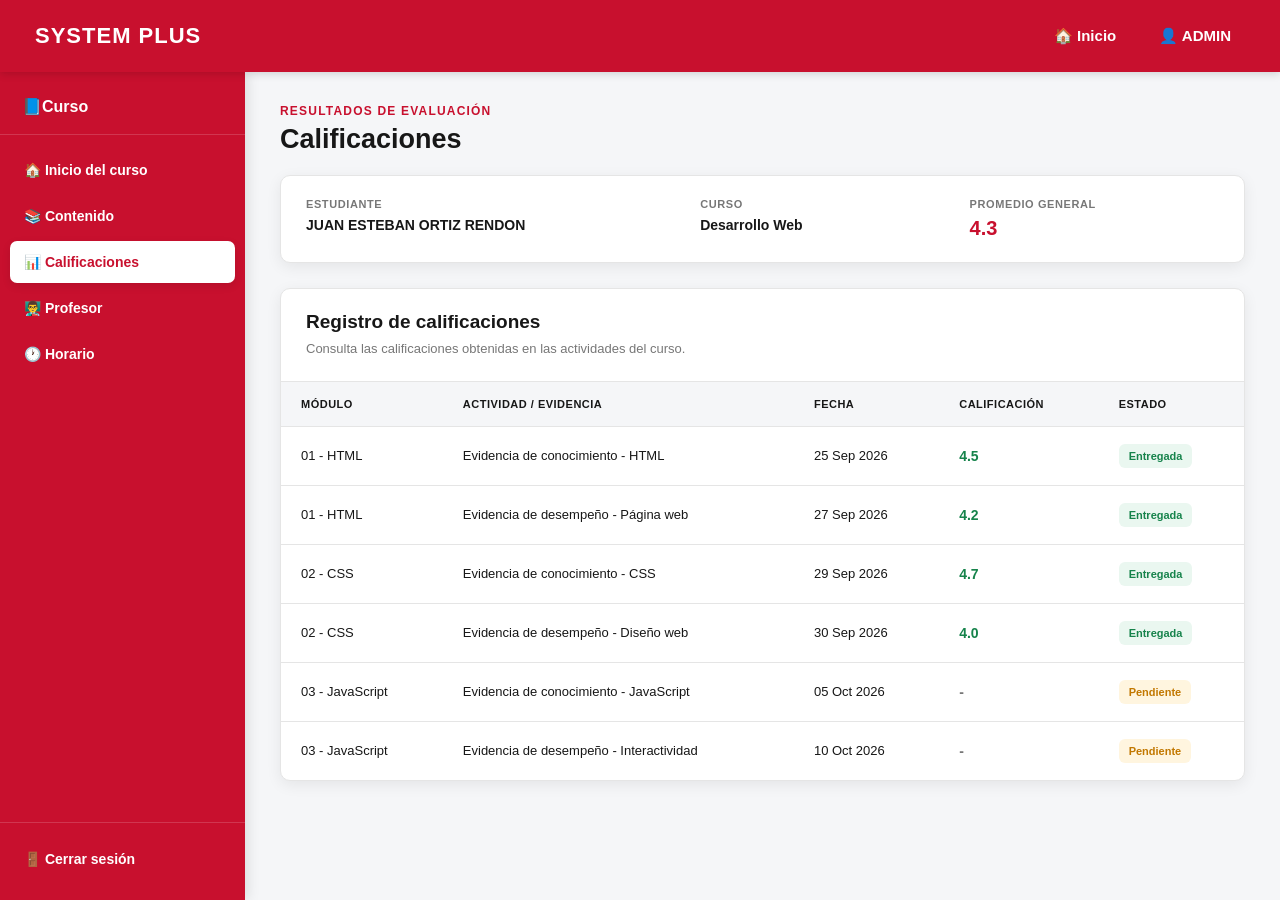
<file: System plus/HTML/calificaciones.html>
<!DOCTYPE html>
<html lang="es">
<head>
    <meta charset="UTF-8">
    <meta name="viewport" content="width=device-width, initial-scale=1.0">

    <title>System Plus | Calificaciones</title>

    <link rel="stylesheet" href="../CSS/calificaciones.css">
</head>

<body>

    <!-- =====================================================
         BARRA SUPERIOR
    ====================================================== -->

    <header class="topbar">

        <div class="brand">
            SYSTEM PLUS
        </div>

        <nav class="topbar-nav">

            <a href="dashboard.html" class="home-link">
                🏠 Inicio
            </a>

            <a href="perfil.html" class="user-name">
                👤 ADMIN
            </a>

        </nav>

    </header>


    <!-- =====================================================
         ESTRUCTURA
    ====================================================== -->

    <div class="layout">

        <!-- =================================================
             PANEL IZQUIERDO
        ================================================== -->

        <aside class="sidebar">

            <div class="sidebar-title">
                📘Curso
            </div>


            <nav class="sidebar-menu">

                <a href="curso.html">
                    🏠 Inicio del curso
                </a>

                <a href="contenido.html">
                    📚 Contenido
                </a>

                <a href="calificaciones.html" class="active">
                    📊 Calificaciones
                </a>

                <a href="profesor.html">
                    👨‍🏫 Profesor
                </a>

                <a href="horario.html">
                    🕐 Horario
                </a>

            </nav>


            <div class="sidebar-bottom">

                <a href="cerrar sesion.html" class="logout-button">
                    🚪 Cerrar sesión
                </a>

            </div>

        </aside>


        <!-- =================================================
             CONTENIDO
        ================================================== -->

        <main class="main-content">

            <section class="calificaciones-page">

                <!-- ENCABEZADO -->

                <div class="section-heading">

                    <span>
                        RESULTADOS DE EVALUACIÓN
                    </span>

                    <h2>
                        Calificaciones
                    </h2>

                </div>


                <!-- INFORMACIÓN DEL CURSO -->

                <div class="course-info">

                    <div class="info-item">

                        <span>
                            Estudiante
                        </span>

                        <strong>
                            JUAN ESTEBAN ORTIZ RENDON
                        </strong>

                    </div>


                    <div class="info-item">

                        <span>
                            Curso
                        </span>

                        <strong>
                            Desarrollo Web
                        </strong>

                    </div>


                    <div class="info-item">

                        <span>
                            Promedio general
                        </span>

                        <strong id="promedio-general">
                            0.0
                        </strong>

                    </div>

                </div>


                <!-- TABLA -->

                <div class="grades-container">

                    <div class="grades-header">

                        <h3>
                            Registro de calificaciones
                        </h3>

                        <p>
                            Consulta las calificaciones obtenidas en las actividades del curso.
                        </p>

                    </div>


                    <div class="table-wrapper">

                        <table class="grades-table">

                            <thead>

                                <tr>

                                    <th>
                                        Módulo
                                    </th>

                                    <th>
                                        Actividad / Evidencia
                                    </th>

                                    <th>
                                        Fecha
                                    </th>

                                    <th>
                                        Calificación
                                    </th>

                                    <th>
                                        Estado
                                    </th>

                                </tr>

                            </thead>


                            <tbody id="tabla-calificaciones">
                                <!-- JS -->
                            </tbody>

                        </table>

                    </div>

                </div>

            </section>

        </main>

    </div>


    <script src="../JS/calificaciones.js"></script>

</body>
</html>
</file>
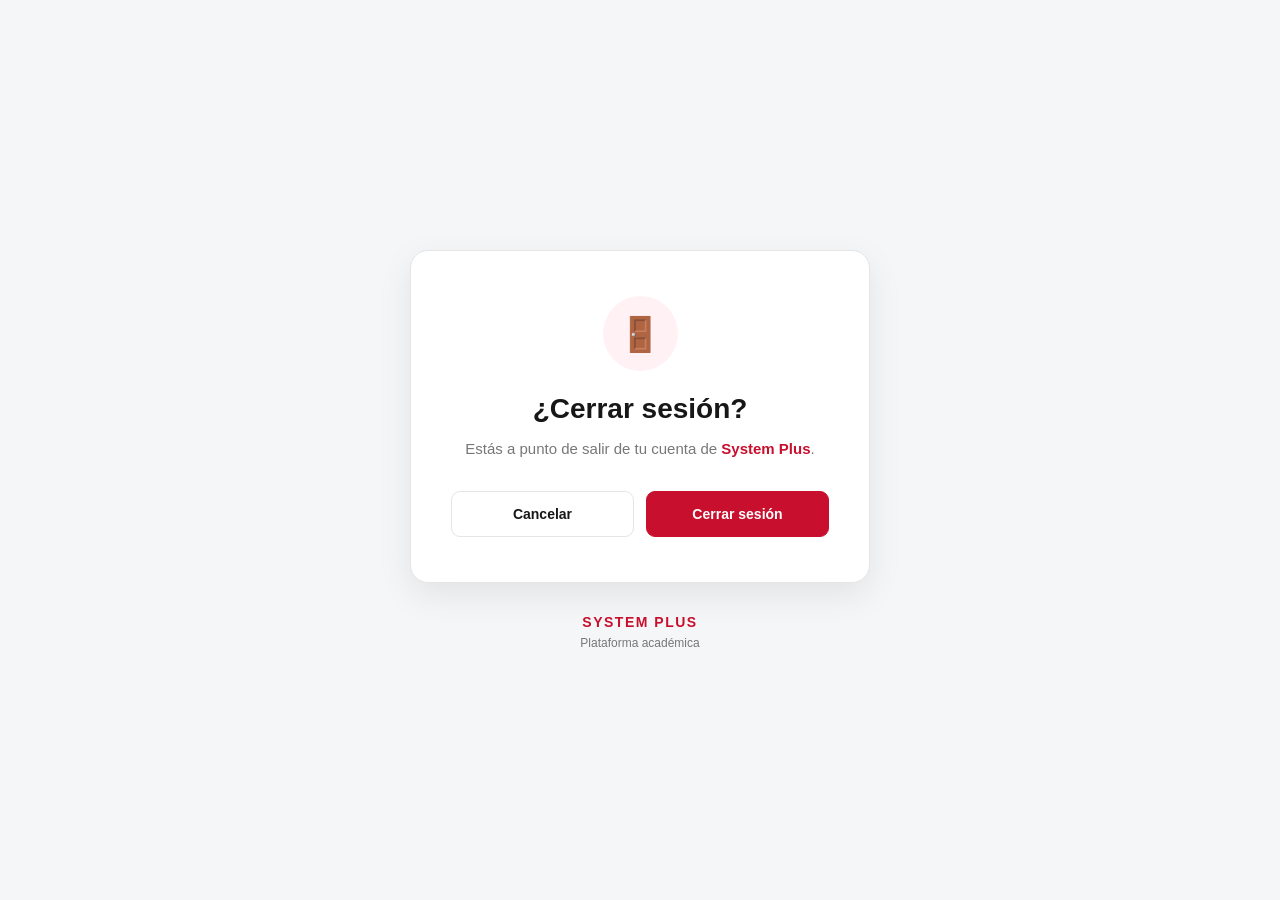
<file: System plus/HTML/cerrar sesion.html>
<!DOCTYPE html>
<html lang="es">
<head>
    <meta charset="UTF-8">
    <meta name="viewport" content="width=device-width, initial-scale=1.0">
    <title>System Plus | Cerrar sesión</title>

    <link rel="stylesheet" href="../CSS/cerrar sesion.css">
</head>

<body>

    <main class="logout-page">

        <section class="logout-card">

            <div class="logout-icon">
                🚪
            </div>

            <h1>¿Cerrar sesión?</h1>

            <p>
                Estás a punto de salir de tu cuenta de <strong>System Plus</strong>.
            </p>

            <div class="logout-actions">
                <button class="btn-cancel" id="cancelLogout">
                    Cancelar
                </button>

                <button class="btn-logout" id="confirmLogout">
                    Cerrar sesión
                </button>
            </div>

        </section>

        <footer>
            <span>SYSTEM PLUS</span>
            <p>Plataforma académica</p>
        </footer>

    </main>

    <script src="../JS/cerrar sesion.js"></script>
</body>
</html>
</file>
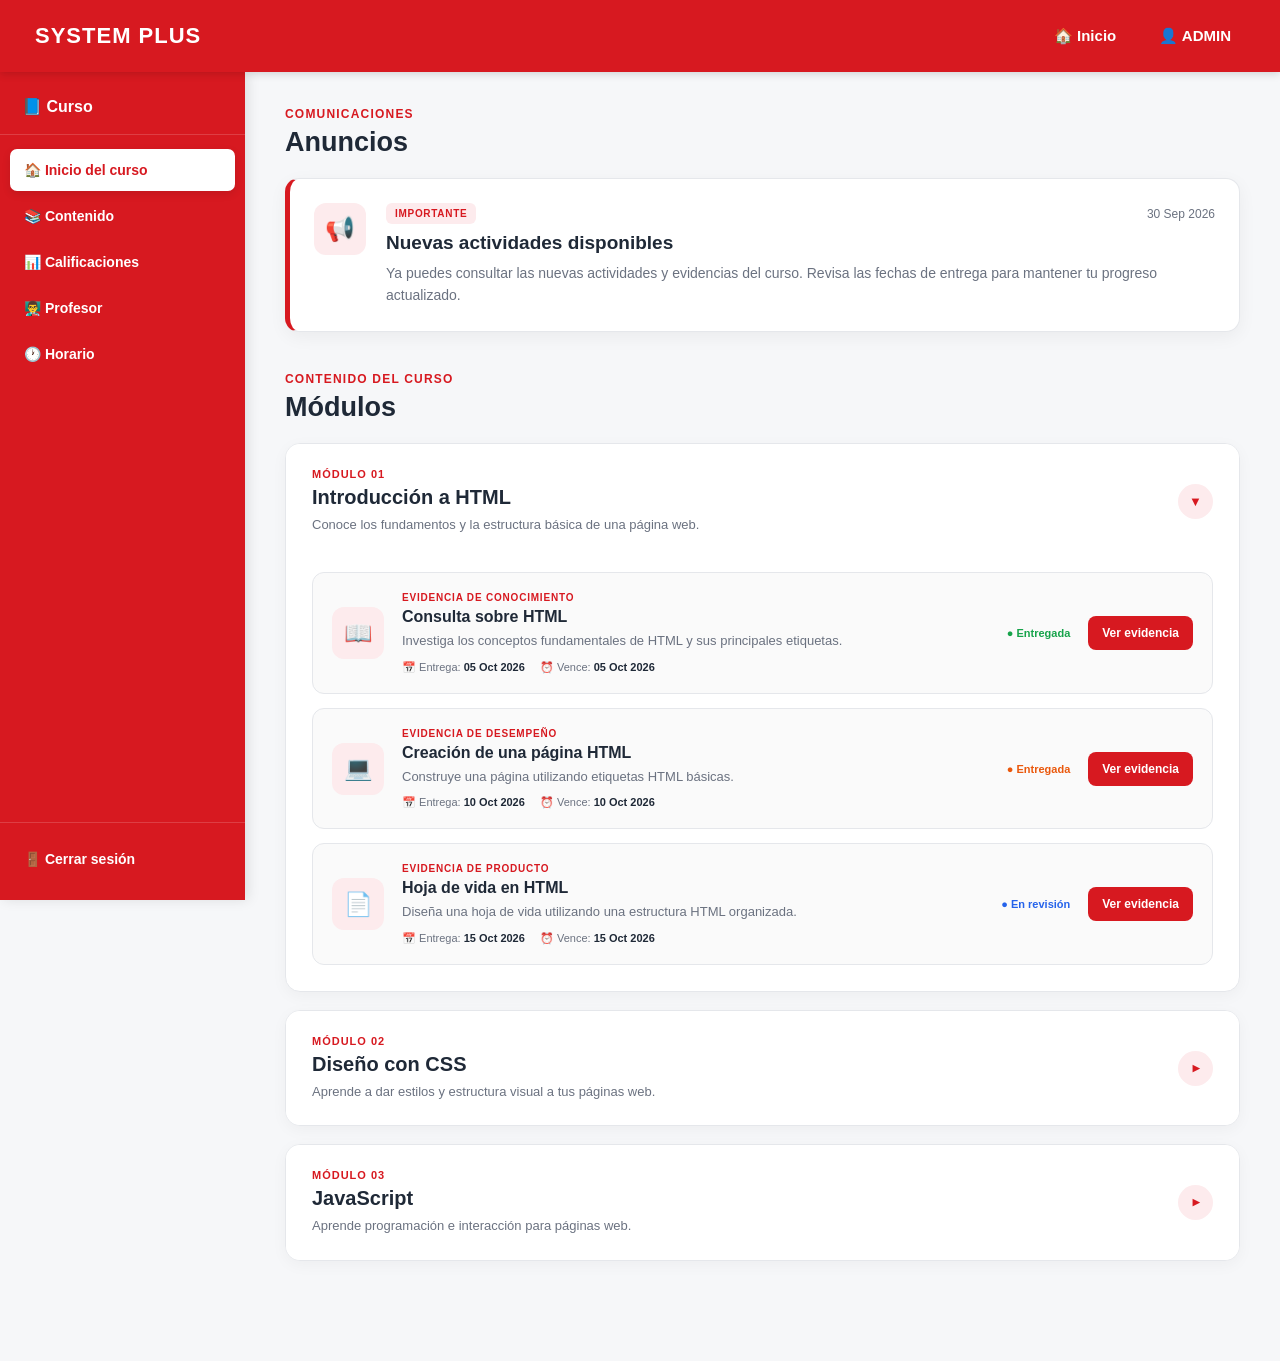
<file: System plus/HTML/contenido.html>
<!DOCTYPE html>
<html lang="es">

<head>
    <meta charset="UTF-8">
    <meta name="viewport" content="width=device-width, initial-scale=1.0">

    <title>System Plus | Desarrollo Web</title>

    <link rel="stylesheet" href="../CSS/contenido.css">
</head>

<body>

    <!-- =========================
         HEADER
    ========================== -->

    <header class="topbar">

        <div class="brand">
            SYSTEM PLUS
        </div>

        <nav class="topbar-nav">

            <a href="dashboard.html" class="home-link">
                🏠 Inicio
            </a>

            <a href="perfil.html" class="user-name">
             <span>👤 ADMIN</span>
        </a>
         

        </nav>

    </header>


    <!-- =========================
         ESTRUCTURA PRINCIPAL
    ========================== -->

    <div class="layout">


        <!-- =========================
             PANEL IZQUIERDO
        ========================== -->

        <aside class="sidebar">

            <div class="sidebar-title">
                📘 Curso
            </div>


            <nav class="sidebar-menu">

                <a href="curso.html" class="active">
                    🏠 Inicio del curso
                </a>

                <a href="contenido.html">
                    📚 Contenido
                </a>
                <a href="calificaciones.html">
                    📊 Calificaciones
                </a>
                <a href="profesor.html">
                    👨‍🏫 Profesor
                </a>

                <a href="horario.html">
                    🕐 Horario
                </a>

            </nav>


            <!-- CERRAR SESIÓN ABAJO -->

            <div class="sidebar-bottom">

                <a href="cerrar sesion.html" class="logout-button">
                    🚪 Cerrar sesión
                </a>

            </div>

        </aside> 

        <main class="contenido-main">

    <!-- =========================
         ANUNCIOS
    ========================== -->
    <section class="announcements-section">

        <div class="section-heading">
            <span>COMUNICACIONES</span>
            <h2>Anuncios</h2>
        </div>

        <article class="announcement-card">

            <div class="announcement-icon">
                📢
            </div>

            <div class="announcement-content">

                <div class="announcement-top">
                    <span class="announcement-tag">
                        IMPORTANTE
                    </span>

                    <span class="announcement-date">
                        30 Sep 2026
                    </span>
                </div>

                <h3>Nuevas actividades disponibles</h3>

                <p>
                    Ya puedes consultar las nuevas actividades y
                    evidencias del curso. Revisa las fechas de entrega
                    para mantener tu progreso actualizado.
                </p>

            </div>

        </article>

    </section>


    <!-- =========================
         MÓDULOS
    ========================== -->
    <section class="modules-section">

        <div class="section-heading">
            <span>CONTENIDO DEL CURSO</span>
            <h2>Módulos</h2>
        </div>


        <!-- MÓDULO 1 -->
        <article class="module">

            <div class="module-header">

                <div>
                    <span class="module-number">
                        MÓDULO 01
                    </span>

                    <h3>
                        Introducción a HTML
                    </h3>

                    <p>
                        Conoce los fundamentos y la estructura
                        básica de una página web.
                    </p>
                </div>

                <span class="module-arrow">
                    ▼
                </span>

            </div>


            <div class="module-content">

                <!-- EVIDENCIA 1 -->
                <article class="evidence-card">

                    <div class="evidence-icon">
                        📖
                    </div>

                    <div class="evidence-info">

                        <span class="evidence-type">
                            EVIDENCIA DE CONOCIMIENTO
                        </span>

                        <h4>
                            Consulta sobre HTML
                        </h4>

                        <p>
                            Investiga los conceptos fundamentales
                            de HTML y sus principales etiquetas.
                        </p>

                        <div class="evidence-dates">

                            <span>
                                📅 Entrega:
                                <strong>05 Oct 2026</strong>
                            </span>

                            <span>
                                ⏰ Vence:
                                <strong>05 Oct 2026</strong>
                            </span>

                        </div>

                    </div>

                    <div class="evidence-status delivered">
                        ● Entregada
                    </div>

                    <button
                        type="button"
                        class="evidence-button"
                    >
                        Ver evidencia
                    </button>

                </article>


                <!-- EVIDENCIA 2 -->
                <article class="evidence-card">

                    <div class="evidence-icon">
                        💻
                    </div>

                    <div class="evidence-info">

                        <span class="evidence-type">
                            EVIDENCIA DE DESEMPEÑO
                        </span>

                        <h4>
                            Creación de una página HTML
                        </h4>

                        <p>
                            Construye una página utilizando
                            etiquetas HTML básicas.
                        </p>

                        <div class="evidence-dates">

                            <span>
                                📅 Entrega:
                                <strong>10 Oct 2026</strong>
                            </span>

                            <span>
                                ⏰ Vence:
                                <strong>10 Oct 2026</strong>
                            </span>

                        </div>

                    </div>

                    <div class="evidence-status pending">
                        ● Entregada
                    </div>

                    <button
                        type="button"
                        class="evidence-button"
                    >
                        Ver evidencia
                    </button>

                </article>


                <!-- EVIDENCIA 3 -->
                <article class="evidence-card">

                    <div class="evidence-icon">
                        📄
                    </div>

                    <div class="evidence-info">

                        <span class="evidence-type">
                            EVIDENCIA DE PRODUCTO
                        </span>

                        <h4>
                            Hoja de vida en HTML
                        </h4>

                        <p>
                            Diseña una hoja de vida utilizando
                            una estructura HTML organizada.
                        </p>

                        <div class="evidence-dates">

                            <span>
                                📅 Entrega:
                                <strong>15 Oct 2026</strong>
                            </span>

                            <span>
                                ⏰ Vence:
                                <strong>15 Oct 2026</strong>
                            </span>

                        </div>

                    </div>

                    <div class="evidence-status reviewing">
                        ● En revisión
                    </div>

                    <button
                        type="button"
                        class="evidence-button"
                    >
                        Ver evidencia
                    </button>

                </article>

            </div>

        </article>


        <!-- MÓDULO 2 -->
        <article class="module collapsed">

            <div class="module-header">

                <div>
                    <span class="module-number">
                        MÓDULO 02
                    </span>

                    <h3>
                        Diseño con CSS
                    </h3>

                    <p>
                        Aprende a dar estilos y estructura visual
                        a tus páginas web.
                    </p>
                </div>

                <span class="module-arrow">
                    ▼
                </span>

            </div>


            <div class="module-content">

                <article class="evidence-card">

                    <div class="evidence-icon">
                        🎨
                    </div>

                    <div class="evidence-info">

                        <span class="evidence-type">
                            EVIDENCIA DE CONOCIMIENTO
                        </span>

                        <h4>
                            Fundamentos de CSS
                        </h4>

                        <p>
                            Identifica los principales conceptos
                            utilizados en CSS.
                        </p>

                        <div class="evidence-dates">

                            <span>
                                📅 Entrega:
                                <strong>25 Oct 2026</strong>
                            </span>

                            <span>
                                ⏰ Vence:
                                <strong>25 Oct 2026</strong>
                            </span>

                        </div>

                    </div>

                    <div class="evidence-status pending">
                        ● Pendiente
                    </div>

                    <button
                        type="button"
                        class="evidence-button"
                    >
                        Ver evidencia
                    </button>

                </article>


                <article class="evidence-card">

                    <div class="evidence-icon">
                        🖌️
                    </div>

                    <div class="evidence-info">

                        <span class="evidence-type">
                            EVIDENCIA DE DESEMPEÑO
                        </span>

                        <h4>
                            Diseño de una interfaz
                        </h4>

                        <p>
                            Aplica estilos CSS para construir
                            una interfaz organizada.
                        </p>

                        <div class="evidence-dates">

                            <span>
                                📅 Entrega:
                                <strong>28 Oct 2026</strong>
                            </span>

                            <span>
                                ⏰ Vence:
                                <strong>28 Oct 2026</strong>
                            </span>

                        </div>

                    </div>

                    <div class="evidence-status delivered">
                        ● Entregada
                    </div>

                    <button
                        type="button"
                        class="evidence-button"
                    >
                        Ver evidencia
                    </button>

                </article>


                <article class="evidence-card">

                    <div class="evidence-icon">
                        🌐
                    </div>

                    <div class="evidence-info">

                        <span class="evidence-type">
                            EVIDENCIA DE PRODUCTO
                        </span>

                        <h4>
                            Página web con CSS
                        </h4>

                        <p>
                            Crea una página web aplicando
                            diferentes estilos CSS.
                        </p>

                        <div class="evidence-dates">

                            <span>
                                📅 Entrega:
                                <strong>31 Oct 2026</strong>
                            </span>

                            <span>
                                ⏰ Vence:
                                <strong>31 Oct 2026</strong>
                            </span>

                        </div>

                    </div>

                    <div class="evidence-status expired">
                        ● Vencida
                    </div>

                    <button
                        type="button"
                        class="evidence-button"
                    >
                        Ver evidencia
                    </button>

                </article>

            </div>

        </article>


        <!-- MÓDULO 3 -->
        <article class="module collapsed">

            <div class="module-header">

                <div>
                    <span class="module-number">
                        MÓDULO 03
                    </span>

                    <h3>
                        JavaScript
                    </h3>

                    <p>
                        Aprende programación e interacción
                        para páginas web.
                    </p>
                </div>

                <span class="module-arrow">
                    ▼
                </span>

            </div>


            <div class="module-content">

                <article class="evidence-card">

                    <div class="evidence-icon">
                        ⚙️
                    </div>

                    <div class="evidence-info">

                        <span class="evidence-type">
                            EVIDENCIA DE CONOCIMIENTO
                        </span>

                        <h4>
                            Fundamentos de JavaScript
                        </h4>

                        <p>
                            Conoce las bases de JavaScript
                            y su funcionamiento.
                        </p>

                        <div class="evidence-dates">

                            <span>
                                📅 Entrega:
                                <strong>05 Nov 2026</strong>
                            </span>

                            <span>
                                ⏰ Vence:
                                <strong>05 Nov 2026</strong>
                            </span>

                        </div>

                    </div>

                    <div class="evidence-status pending">
                        ● Pendiente
                    </div>

                    <button
                        type="button"
                        class="evidence-button"
                    >
                        Ver evidencia
                    </button>

                </article>


                <article class="evidence-card">

                    <div class="evidence-icon">
                        ⚡
                    </div>

                    <div class="evidence-info">

                        <span class="evidence-type">
                            EVIDENCIA DE DESEMPEÑO
                        </span>

                        <h4>
                            Funciones y eventos
                        </h4>

                        <p>
                            Implementa funciones y eventos
                            utilizando JavaScript.
                        </p>

                        <div class="evidence-dates">

                            <span>
                                📅 Entrega:
                                <strong>08 Nov 2026</strong>
                            </span>

                            <span>
                                ⏰ Vence:
                                <strong>08 Nov 2026</strong>
                            </span>

                        </div>

                    </div>

                    <div class="evidence-status pending">
                        ● Pendiente
                    </div>

                    <button
                        type="button"
                        class="evidence-button"
                    >
                        Ver evidencia
                    </button>

                </article>


                <article class="evidence-card">

                    <div class="evidence-icon">
                        🚀
                    </div>

                    <div class="evidence-info">

                        <span class="evidence-type">
                            EVIDENCIA DE PRODUCTO
                        </span>

                        <h4>
                            Proyecto JavaScript
                        </h4>

                        <p>
                            Desarrolla un pequeño proyecto
                            utilizando JavaScript.
                        </p>

                        <div class="evidence-dates">

                            <span>
                                📅 Entrega:
                                <strong>12 Nov 2026</strong>
                            </span>

                            <span>
                                ⏰ Vence:
                                <strong>12 Nov 2026</strong>
                            </span>

                        </div>

                    </div>

                    <div class="evidence-status reviewing">
                        ● En revisión
                    </div>

                    <button
                        type="button"
                        class="evidence-button"
                    >
                        Ver evidencia
                    </button>

                </article>

            </div>

        </article>

    </section>

</main>

<script src="../JS/contenido.js"></script>

</body>

</html>
</file>
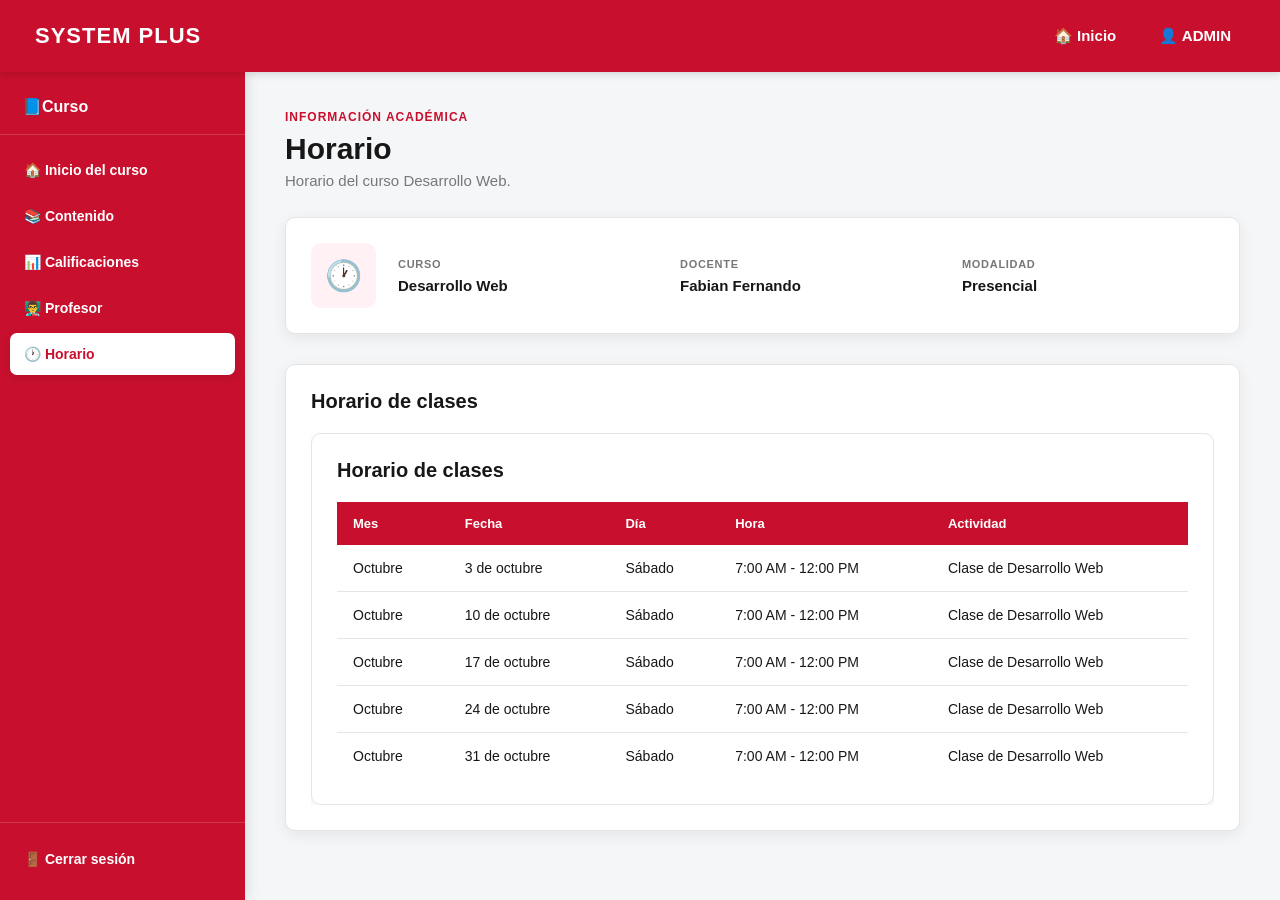
<file: System plus/HTML/horario.html>
<!DOCTYPE html>
<html lang="es">
<head>
    <meta charset="UTF-8">
    <meta name="viewport" content="width=device-width, initial-scale=1.0">
    <title>System Plus | Horario</title>
    <link rel="stylesheet" href="../CSS/horario.css">
</head>

<body>

    <!-- HEADER -->
    <header class="topbar">
        <div class="brand">SYSTEM PLUS</div>

        <nav class="topbar-nav">
            <a href="dashboard.html" class="home-link">🏠 Inicio</a>
            <a href="perfil.html" class="user-name">👤 ADMIN</a>
        </nav>
    </header>

    <div class="layout">

        <!-- SIDEBAR -->
        <aside class="sidebar">

            <div class="sidebar-title">
                 📘Curso
            </div>

            <nav class="sidebar-menu">

                <a href="curso.html">
                    🏠 Inicio del curso
                </a>

                <a href="contenido.html">
                    📚 Contenido
                </a>

                <a href="calificaciones.html">
                    📊 Calificaciones
                </a>

                <a href="profesor.html">
                    👨‍🏫 Profesor
                </a>

                <a href="horario.html" class="active">
                    🕐 Horario
                </a>

            </nav>

            <div class="sidebar-bottom">
                <a href="cerrar sesion.html" class="logout-button">
                    🚪 Cerrar sesión
                </a>
            </div>

        </aside>

        <!-- CONTENIDO PRINCIPAL -->
        <main class="contenido-main">

            <div class="contenido-header">
                <span>INFORMACIÓN ACADÉMICA</span>
                <h1>Horario</h1>
                <p>Horario del curso Desarrollo Web.</p>
            </div>

            <!-- INFORMACIÓN DEL HORARIO -->
            <section class="horario-card">

                <div class="horario-icon">
                    🕐
                </div>

                <div class="horario-info">

                    <div class="dato">
                        <span>CURSO</span>
                        <strong id="curso">Desarrollo Web</strong>
                    </div>

                    <div class="dato">
                        <span>DOCENTE</span>
                        <strong id="profesor">Fabian Fernando Yusti</strong>
                    </div>

                    <div class="dato">
                        <span>MODALIDAD</span>
                        <strong id="modalidad">Presencial</strong>
                    </div>

                </div>

            </section>

            <!-- TABLA DE HORARIO -->
            <section class="horario-seccion">

                <h2>Horario de clases</h2>

                <div class="tabla-container">

                   <section class="horario-seccion">

    <h2>Horario de clases</h2>

    <div class="tabla-container">

        <table>

            <thead>
                <tr>
                    <th>Mes</th>
                    <th>Fecha</th>
                    <th>Día</th>
                    <th>Hora</th>
                    <th>Actividad</th>
                </tr>
            </thead>

            <tbody id="tabla-horario">

                <tr>
                    <td>Octubre</td>
                    <td>3 de octubre</td>
                    <td>Sábado</td>
                    <td>7:00 AM - 12:00 PM</td>
                    <td>Clase de Desarrollo Web</td>
                </tr>

                <tr>
                    <td>Octubre</td>
                    <td>10 de octubre</td>
                    <td>Sábado</td>
                    <td>7:00 AM - 12:00 PM</td>
                    <td>Clase de Desarrollo Web</td>
                </tr>

                <tr>
                    <td>Octubre</td>
                    <td>17 de octubre</td>
                    <td>Sábado</td>
                    <td>7:00 AM - 12:00 PM</td>
                    <td>Clase de Desarrollo Web</td>
                </tr>

                <tr>
                    <td>Octubre</td>
                    <td>24 de octubre</td>
                    <td>Sábado</td>
                    <td>7:00 AM - 12:00 PM</td>
                    <td>Clase de Desarrollo Web</td>
                </tr>

                <tr>
                    <td>Octubre</td>
                    <td>31 de octubre</td>
                    <td>Sábado</td>
                    <td>7:00 AM - 12:00 PM</td>
                    <td>Clase de Desarrollo Web</td>
                </tr>

            </tbody>

        </table>

    </div>

</section>

    <script src="../JS/horario.js"></script>

</body>
</html>
</file>
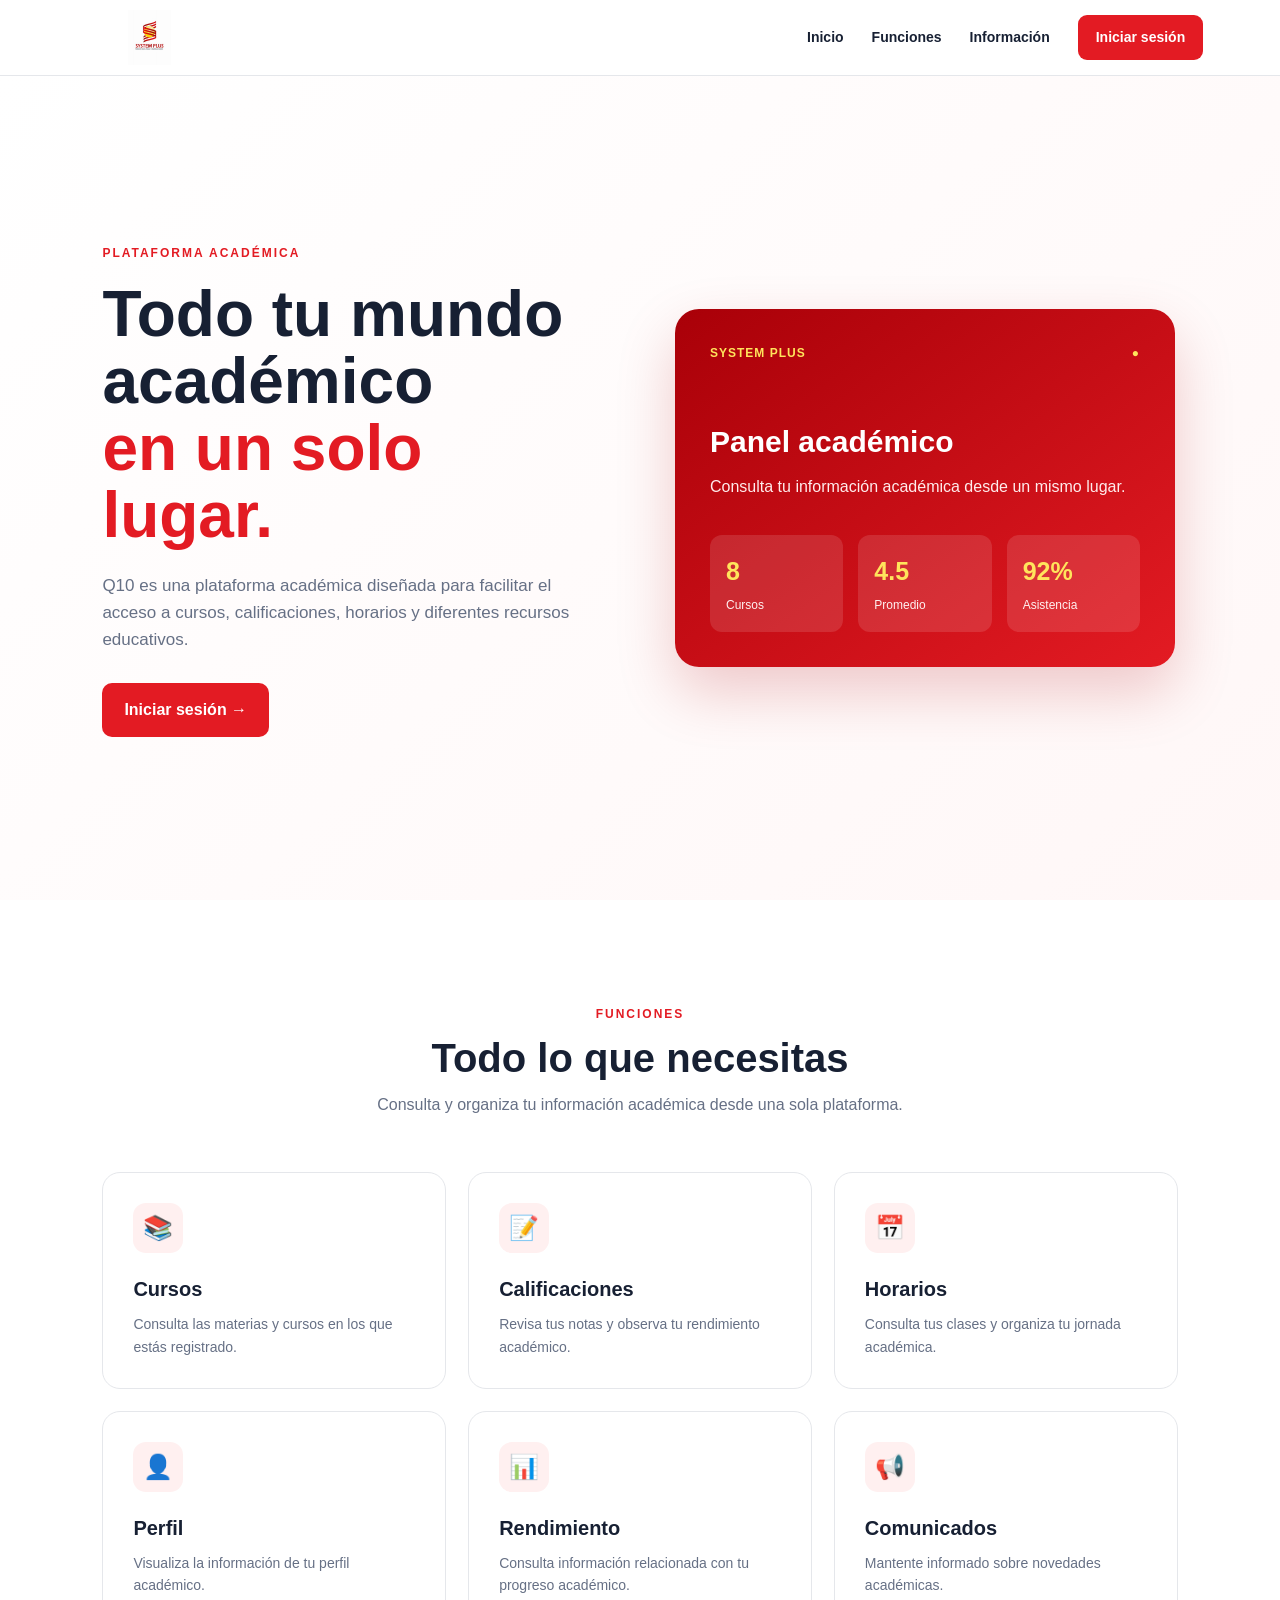
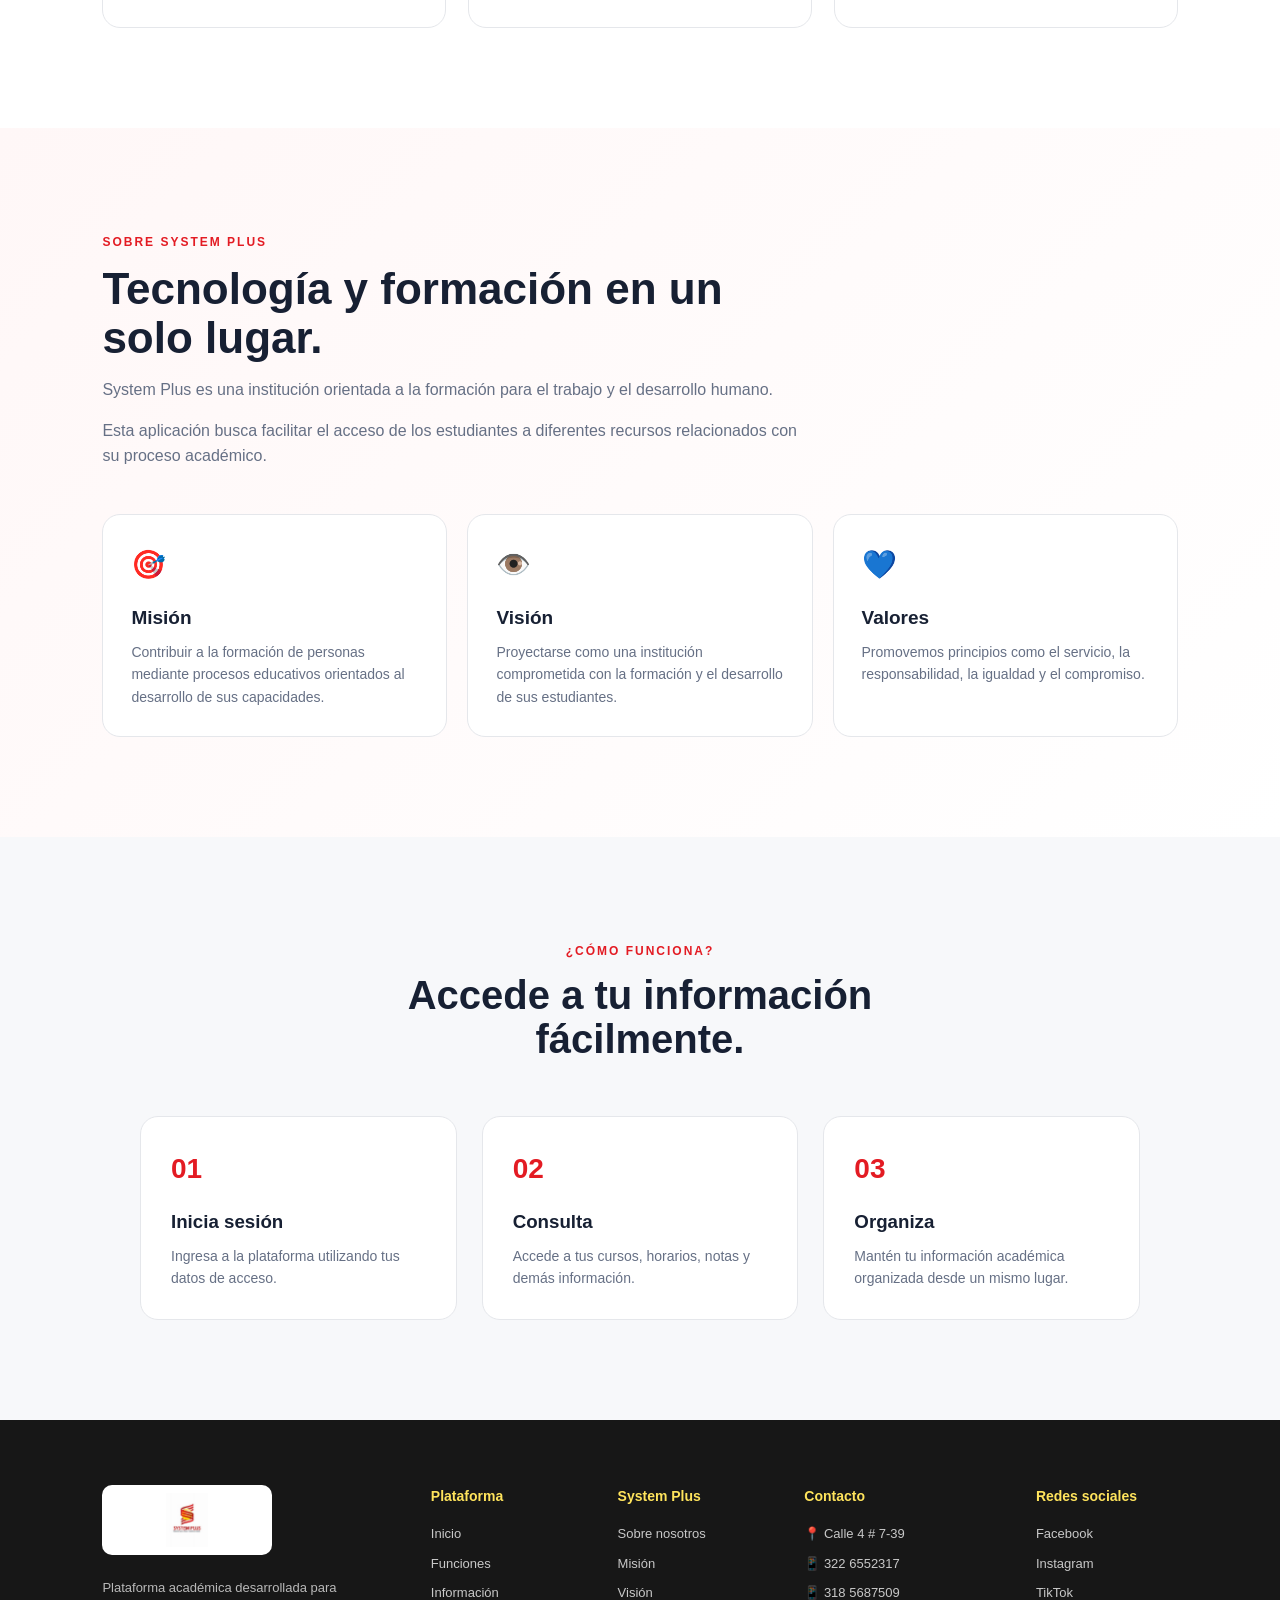
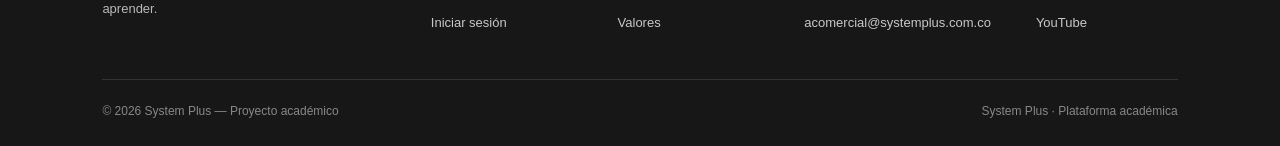
<file: System plus/HTML/informacion.html>
<!DOCTYPE html>
<html lang="es">

<head>

    <!-- Permite utilizar caracteres especiales como ñ y tildes -->
    <meta charset="UTF-8">

    <!-- Hace que la página sea adaptable a celulares y tablets -->
    <meta name="viewport" content="width=device-width, initial-scale=1.0">

    <!-- Título de la pestaña -->
    <title>Q10 | System Plus</title>

    <!-- Conectamos el CSS -->
    <link rel="stylesheet" href="../CSS/informacion.css">

</head>


<body>


    <!-- =====================================================
         BARRA DE NAVEGACIÓN
         ===================================================== -->

    <header class="navbar">

        <!-- Logo -->
        <a href="#inicio" class="logo">

            <img
                src="../IMG/logo-system-plus.png.jpg"
                alt="System Plus"
            >

        </a>


        <!-- Menú -->
        <nav>

            <a href="#inicio">
                Inicio
            </a>

            <a href="#funciones">
                Funciones
            </a>

            <a href="#nosotros">
                Información
            </a>

            <!-- Lleva al login -->
            <a
                href="inicio-sesion.html"
                class="btn-login"
            >
                Iniciar sesión
            </a>

        </nav>

    </header>



    <!-- =====================================================
         CONTENIDO PRINCIPAL
         ===================================================== -->

    <main>


        <!-- =================================================
             HERO
             ================================================= -->

        <section
            id="inicio"
            class="hero reveal"
        >


            <!-- Texto principal -->

            <div class="hero-text">

                <span class="etiqueta">
                    PLATAFORMA ACADÉMICA
                </span>


                <h1>

                    Todo tu mundo académico

                    <span>
                        en un solo lugar.
                    </span>

                </h1>


                <p>

                    Q10 es una plataforma académica diseñada
                    para facilitar el acceso a cursos,
                    calificaciones, horarios y diferentes
                    recursos educativos.

                </p>


                <a
                    href="inicio-sesion.html"
                    class="btn-principal"
                >
                    Iniciar sesión →
                </a>

            </div>



            <!-- Tarjeta visual -->

            <div class="hero-card">

                <div class="card-header">

                    <span>
                        SYSTEM PLUS
                    </span>

                    <span>
                        ●
                    </span>

                </div>


                <h2>
                    Panel académico
                </h2>


                <p>
                    Consulta tu información académica
                    desde un mismo lugar.
                </p>


                <!-- Datos de ejemplo -->

                <div class="card-data">


                    <div>

                        <strong>
                            8
                        </strong>

                        <span>
                            Cursos
                        </span>

                    </div>


                    <div>

                        <strong>
                            4.5
                        </strong>

                        <span>
                            Promedio
                        </span>

                    </div>


                    <div>

                        <strong>
                            92%
                        </strong>

                        <span>
                            Asistencia
                        </span>

                    </div>


                </div>

            </div>

        </section>



        <!-- =================================================
             FUNCIONES
             ================================================= -->

        <section
            id="funciones"
            class="features reveal"
        >


            <div class="section-title">

                <span>
                    FUNCIONES
                </span>

                <h2>
                    Todo lo que necesitas
                </h2>

                <p>
                    Consulta y organiza tu información
                    académica desde una sola plataforma.
                </p>

            </div>



            <div class="features-grid">


                <!-- Cursos -->

                <article class="feature-card reveal">

                    <div class="icon">
                        📚
                    </div>

                    <h3>
                        Cursos
                    </h3>

                    <p>
                        Consulta las materias y cursos
                        en los que estás registrado.
                    </p>

                </article>



                <!-- Calificaciones -->

                <article class="feature-card reveal">

                    <div class="icon">
                        📝
                    </div>

                    <h3>
                        Calificaciones
                    </h3>

                    <p>
                        Revisa tus notas y observa
                        tu rendimiento académico.
                    </p>

                </article>



                <!-- Horarios -->

                <article class="feature-card reveal">

                    <div class="icon">
                        📅
                    </div>

                    <h3>
                        Horarios
                    </h3>

                    <p>
                        Consulta tus clases y organiza
                        tu jornada académica.
                    </p>

                </article>



                <!-- Perfil -->

                <article class="feature-card reveal">

                    <div class="icon">
                        👤
                    </div>

                    <h3>
                        Perfil
                    </h3>

                    <p>
                        Visualiza la información de
                        tu perfil académico.
                    </p>

                </article>



                <!-- Rendimiento -->

                <article class="feature-card reveal">

                    <div class="icon">
                        📊
                    </div>

                    <h3>
                        Rendimiento
                    </h3>

                    <p>
                        Consulta información relacionada
                        con tu progreso académico.
                    </p>

                </article>



                <!-- Comunicados -->

                <article class="feature-card reveal">

                    <div class="icon">
                        📢
                    </div>

                    <h3>
                        Comunicados
                    </h3>

                    <p>
                        Mantente informado sobre
                        novedades académicas.
                    </p>

                </article>


            </div>

        </section>



        <!-- =================================================
             SOBRE SYSTEM PLUS
             ================================================= -->

        <section
            id="nosotros"
            class="about reveal"
        >


            <div class="about-content">


                <span>
                    SOBRE SYSTEM PLUS
                </span>


                <h2>
                    Tecnología y formación
                    en un solo lugar.
                </h2>


                <p>

                    System Plus es una institución orientada
                    a la formación para el trabajo y el
                    desarrollo humano.

                </p>


                <p>

                    Esta aplicación busca facilitar el acceso
                    de los estudiantes a diferentes recursos
                    relacionados con su proceso académico.

                </p>



                <!-- Información institucional -->

                <div class="about-grid">


                    <!-- Misión -->

                    <article class="about-card reveal">

                        <div class="about-icon">
                            🎯
                        </div>

                        <h3>
                            Misión
                        </h3>

                        <p>
                            Contribuir a la formación de
                            personas mediante procesos
                            educativos orientados al
                            desarrollo de sus capacidades.
                        </p>

                    </article>



                    <!-- Visión -->

                    <article class="about-card reveal">

                        <div class="about-icon">
                            👁️
                        </div>

                        <h3>
                            Visión
                        </h3>

                        <p>
                            Proyectarse como una institución
                            comprometida con la formación y
                            el desarrollo de sus estudiantes.
                        </p>

                    </article>



                    <!-- Valores -->

                    <article class="about-card reveal">

                        <div class="about-icon">
                            💙
                        </div>

                        <h3>
                            Valores
                        </h3>

                        <p>
                            Promovemos principios como el
                            servicio, la responsabilidad,
                            la igualdad y el compromiso.
                        </p>

                    </article>


                </div>

            </div>

        </section>



        <!-- =================================================
             PROCESO
             ================================================= -->

        <section class="process reveal">


            <div class="section-title">

                <span>
                    ¿CÓMO FUNCIONA?
                </span>

                <h2>
                    Accede a tu información fácilmente.
                </h2>

            </div>



            <div class="process-grid">


                <!-- Paso 1 -->

                <article class="process-card reveal">

                    <div class="process-number">
                        01
                    </div>

                    <h3>
                        Inicia sesión
                    </h3>

                    <p>
                        Ingresa a la plataforma utilizando
                        tus datos de acceso.
                    </p>

                </article>



                <!-- Paso 2 -->

                <article class="process-card reveal">

                    <div class="process-number">
                        02
                    </div>

                    <h3>
                        Consulta
                    </h3>

                    <p>
                        Accede a tus cursos, horarios,
                        notas y demás información.
                    </p>

                </article>



                <!-- Paso 3 -->

                <article class="process-card reveal">

                    <div class="process-number">
                        03
                    </div>

                    <h3>
                        Organiza
                    </h3>

                    <p>
                        Mantén tu información académica
                        organizada desde un mismo lugar.
                    </p>

                </article>


            </div>

        </section>


    </main>



    <!-- =====================================================
         FOOTER
         ===================================================== -->

    <footer class="footer">


        <!-- Marca -->

        <div class="footer-brand">

            <img
                src="../IMG/logo-system-plus.png.jpg"
                alt="System Plus"
            >

            <p>
                Plataforma académica desarrollada
                para aprender.
            </p>

        </div>



        <!-- Plataforma -->

        <div class="footer-column">

            <h3>
                Plataforma
            </h3>

            <a href="#inicio">
                Inicio
            </a>

            <a href="#funciones">
                Funciones
            </a>

            <a href="#nosotros">
                Información
            </a>

            <a href="inicio-sesion.html">
                Iniciar sesión
            </a>

        </div>



        <!-- Institución -->

        <div class="footer-column">

            <h3>
                System Plus
            </h3>

            <a href="#nosotros">
                Sobre nosotros
            </a>

            <a href="#nosotros">
                Misión
            </a>

            <a href="#nosotros">
                Visión
            </a>

            <a href="#nosotros">
                Valores
            </a>

        </div>



        <!-- Contacto -->

        <div class="footer-column">

            <h3>
                Contacto
            </h3>

            <p>
                📍 Calle 4 # 7-39
            </p>

            <a href="tel:+573226552317">
                📱 322 6552317
            </a>

            <a href="tel:+573185687509">
                📱 318 5687509
            </a>

            <a href="mailto:acomercial@systemplus.com.co">
             acomercial@systemplus.com.co
            </a>

        </div>



        <!-- Redes -->

        <div class="footer-column">

            <h3>
                Redes sociales
            </h3>

            <a href="#" target="_blank">
                Facebook
            </a>

            <a href="#" target="_blank">
                Instagram
            </a>

            <a href="#" target="_blank">
                TikTok
            </a>

            <a href="#" target="_blank">
                YouTube
            </a>

        </div>



        <!-- Parte inferior -->

        <div class="footer-bottom">

            <p>
                © 2026 System Plus — Proyecto académico
            </p>

            <p>
                System Plus · Plataforma académica
            </p>

        </div>


    </footer>



    <!-- =====================================================
         JAVASCRIPT
         ===================================================== -->

    <script src="../JS/informacion.js"></script>

</body>

</html>
</file>
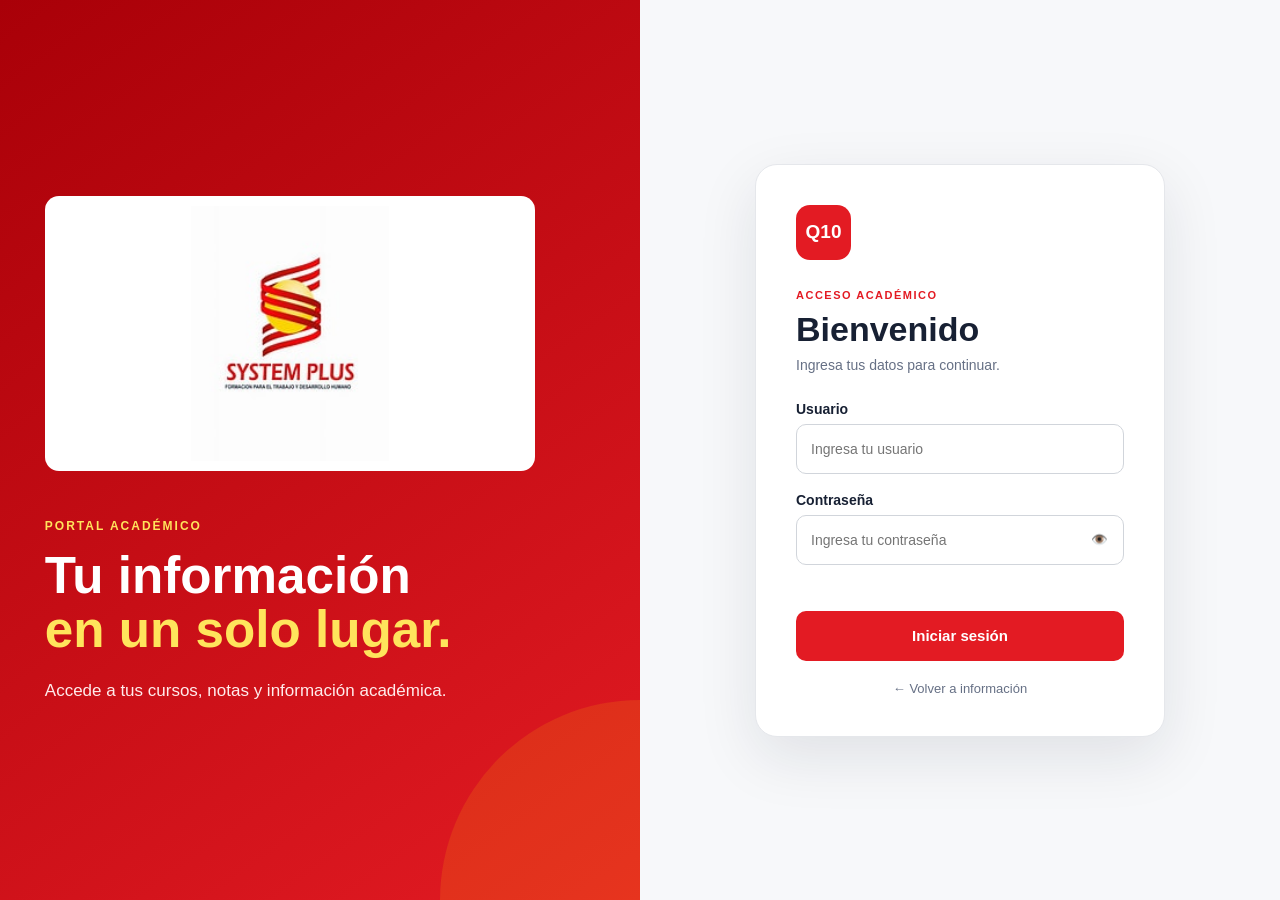
<file: System plus/HTML/inicio-sesion.html>
<!DOCTYPE html>
<html lang="es">

<head>

    <meta charset="UTF-8">
    <meta name="viewport" content="width=device-width, initial-scale=1.0">
    <title>Q10 | Inicio de sesión</title>

    <link rel="stylesheet" href="../CSS/inicio-sesion.css">

</head>


<body>

    <!-- =====================================================
         CONTENEDOR PRINCIPAL
         ===================================================== -->

    <main class="login-page">


        <!-- =================================================
             PANEL SYSTEM PLUS
             ================================================= -->

        <section class="brand-panel">

            <!-- Logo -->
            <img
                src="../IMG/logo-system-plus.png.jpg"
                alt="System Plus"
                class="system-logo"
            >


            <!-- Texto principal -->

            <div class="brand-text">

                <span>
                    PORTAL ACADÉMICO
                </span>

                <h1>
                    Tu información
                    <strong>en un solo lugar.</strong>
                </h1>

                <p>
                    Accede a tus cursos, notas y
                    información académica.
                </p>

            </div>

        </section>



        <!-- =================================================
             LOGIN
             ================================================= -->

        <section class="login-panel">


            <div class="login-box">


                <!-- Q10 -->

                <div class="q10-logo">
                    Q10
                </div>


                <!-- Título -->

                <div class="login-header">

                    <span>
                        ACCESO ACADÉMICO
                    </span>

                    <h2>
                        Bienvenido
                    </h2>

                    <p>
                        Ingresa tus datos para continuar.
                    </p>

                </div>



                <!-- =================================================
                     FORMULARIO
                     ================================================= -->

                <form id="loginForm">


                    <!-- Usuario -->

                    <div class="input-group">

                        <label for="usuario">
                            Usuario
                        </label>

                        <input
                            type="text"
                            id="usuario"
                            placeholder="Ingresa tu usuario"
                            autocomplete="username"
                            required
                        >

                    </div>



                    <!-- Contraseña -->

                    <div class="input-group">

                        <label for="password">
                            Contraseña
                        </label>


                        <div class="password-box">

                            <input
                                type="password"
                                id="password"
                                placeholder="Ingresa tu contraseña"
                                autocomplete="current-password"
                                required
                            >

                            <button
                                type="button"
                                id="togglePassword"
                                aria-label="Mostrar contraseña"
                            >
                                👁️
                            </button>

                        </div>

                    </div>



                    <!-- Mensaje -->

                    <div
                        id="loginMessage"
                        class="login-message"
                    ></div>



                    <!-- Botón -->

                    <button
                        type="submit"
                        id="loginButton"
                    >
                        Iniciar sesión
                    </button>


                </form>



                <!-- Volver -->

                <a
                    href="informacion.html"
                    class="back-link"
                >
                    ← Volver a información
                </a>


            </div>

        </section>

    </main>


    <!-- JavaScript -->
    <script src="../JS/inicio-sesion.js"></script>

</body>

</html>
</file>
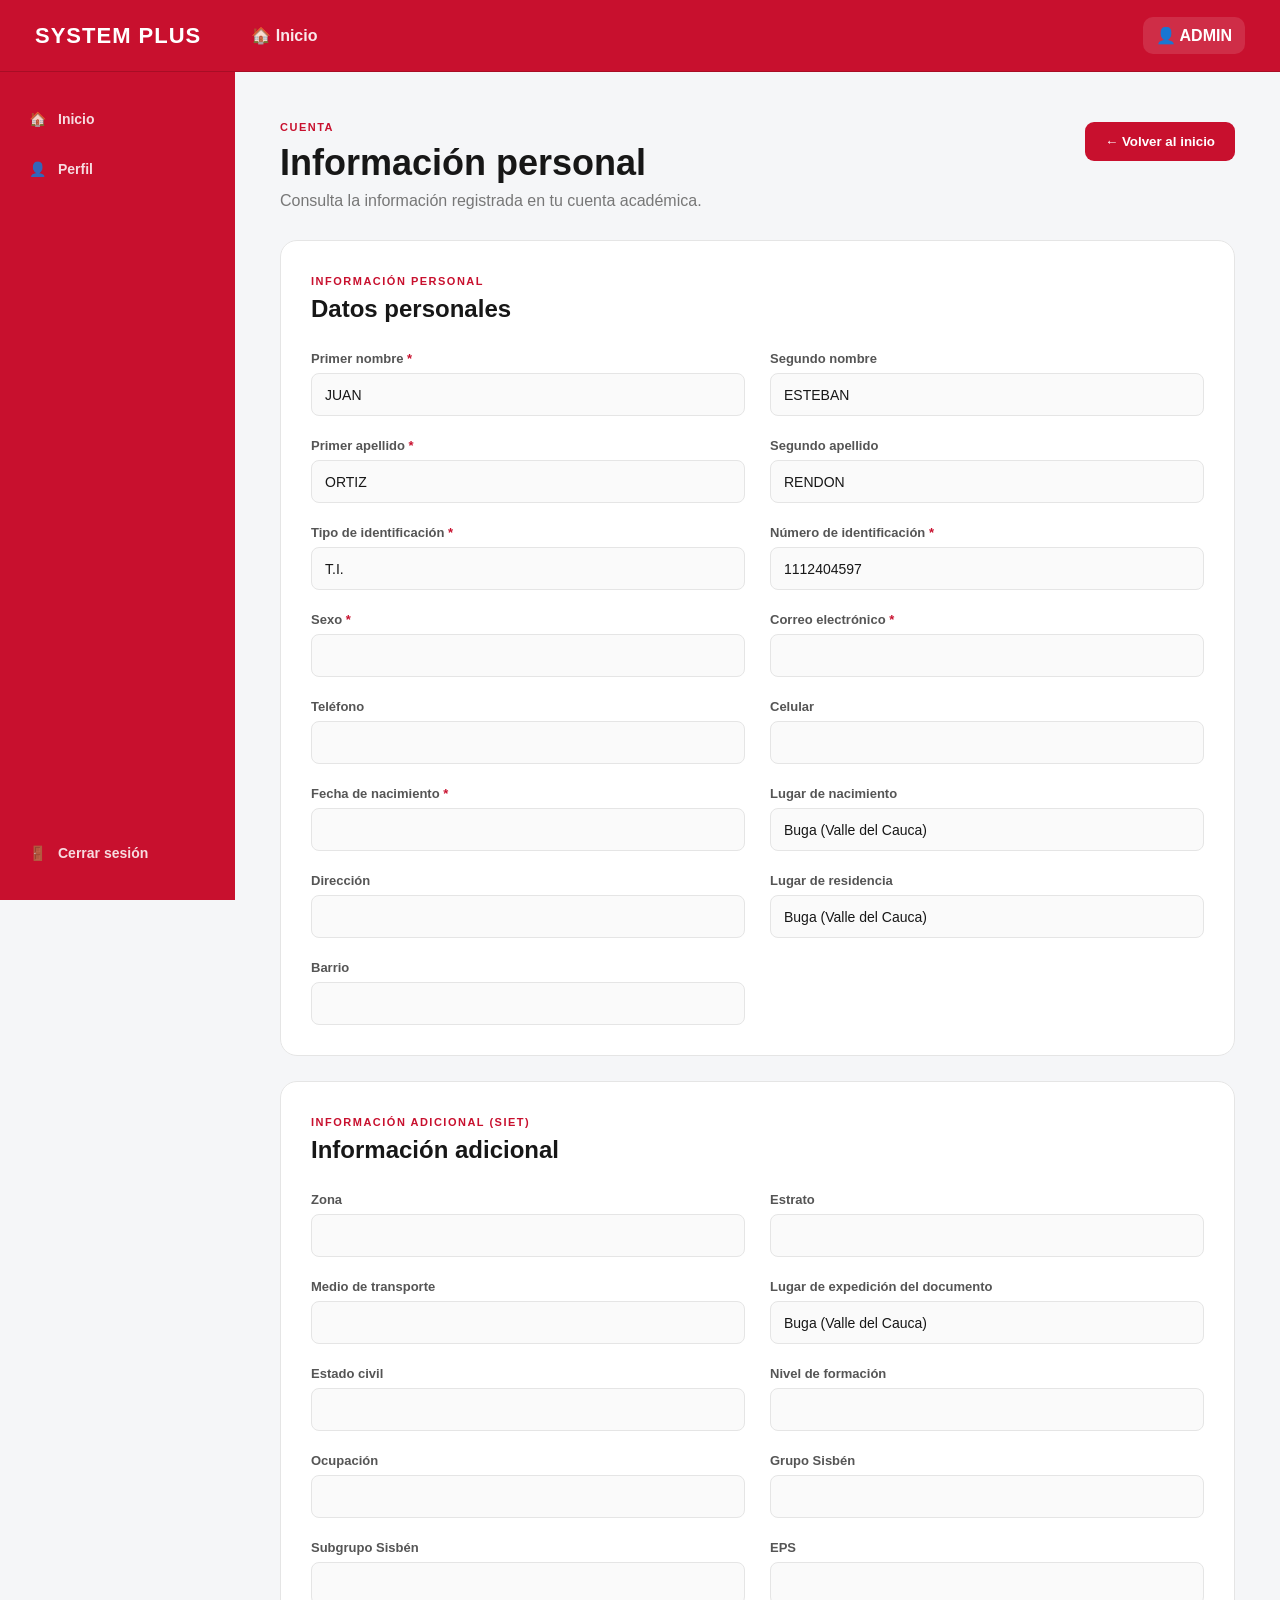
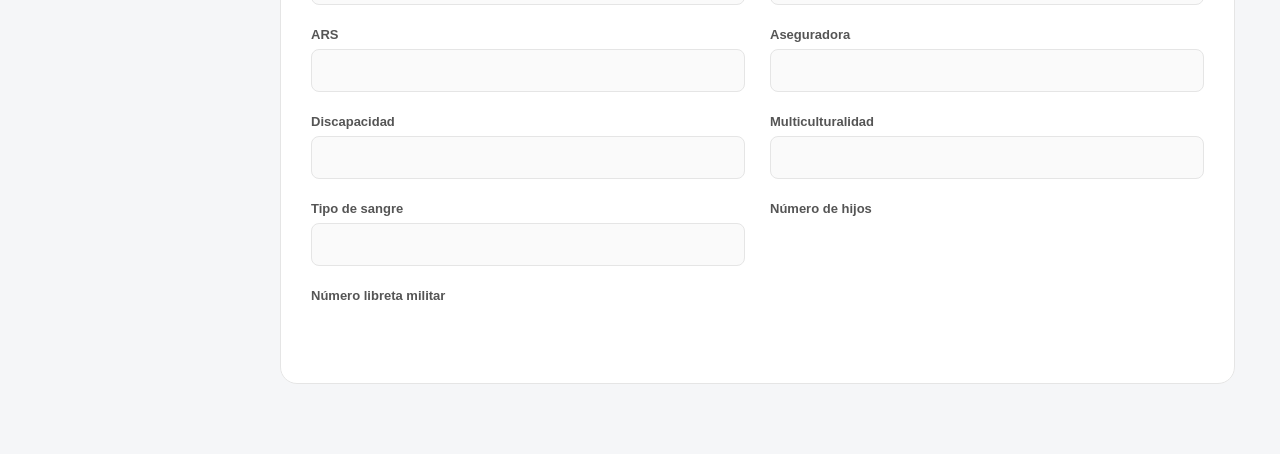
<file: System plus/HTML/perfil.html>
<!DOCTYPE html>
<html lang="es">
<head>
    <meta charset="UTF-8">
    <meta name="viewport" content="width=device-width, initial-scale=1.0">
    <title>System Plus | perfil </title>

    <link rel="stylesheet"href="../CSS/perfil.css">

</head>


<body>


<header class="topbar">

    <div class="brand">
        SYSTEM PLUS
    </div>


    <nav class="header-nav">

        <a href="dashboard.html">
            🏠 Inicio
        </a>

    </nav>


    <a
        href="perfil.html"
        class="user active-user"
    >
        👤 ADMIN
    </a>

</header>



<div class="layout">


    <!-- =========================
         SIDEBAR
    ========================== -->

    <aside class="sidebar">

    <nav>

        <a href="dashboard.html" class="sidebar-item">
            🏠 <span>Inicio</span>
        </a>

        <a href="perfil.html" class="sidebar-item">
            👤 <span>Perfil</span>
        </a>

    </nav>

   <div class="sidebar-bottom">
         <button type="button" class="logout-button" id="logoutButton" >
         🚪 <span>Cerrar sesión</span> </button> 
    </div>

</aside>



    <!-- =========================
         CONTENIDO
    ========================== -->

    <main class="main-content">


       <section class="heading">

    <div class="heading-top">

        <div>

            <span>CUENTA</span>

            <h1>Información personal</h1>

            <p>
                Consulta la información registrada en tu cuenta académica.
            </p>

        </div>


        <button
            type="button"
            class="back-button"
            onclick="window.location.href='dashboard.html'"
        >
            ← Volver al inicio
        </button>

    </div>

</section>



        <!-- =========================
             INFORMACIÓN PERSONAL
        ========================== -->

        <section class="profile-section">


            <div class="section-header">

                <span>
                    INFORMACIÓN PERSONAL
                </span>

                <h2>
                    Datos personales
                </h2>

            </div>



            <div class="form-grid">


                <!-- PRIMER NOMBRE -->

                <div class="form-group">

                    <label>
                        Primer nombre
                        <b>*</b>
                    </label>

                    <input
                        type="text"
                        id="firstName"
                        value="JUAN"
                        readonly
                    >

                </div>



                <!-- SEGUNDO NOMBRE -->

                <div class="form-group">

                    <label>
                        Segundo nombre
                    </label>

                    <input
                        type="text"
                        id="middleName"
                        value="ESTEBAN"
                        readonly
                    >

                </div>



                <!-- PRIMER APELLIDO -->

                <div class="form-group">

                    <label>
                        Primer apellido
                        <b>*</b>
                    </label>

                    <input
                        type="text"
                        id="lastName"
                        value="ORTIZ"
                        readonly
                    >

                </div>



                <!-- SEGUNDO APELLIDO -->

                <div class="form-group">

                    <label>
                        Segundo apellido
                    </label>

                    <input
                        type="text"
                        id="secondLastName"
                        value="RENDON"
                        readonly
                    >

                </div>



                <!-- TIPO IDENTIFICACIÓN -->

                <div class="form-group">

                    <label>
                        Tipo de identificación
                        <b>*</b>
                    </label>

                    <input
                        type="text"
                        id="documentType"
                        value="T.I."
                        readonly
                    >

                </div>



                <!-- NÚMERO -->

                <div class="form-group">

                    <label>
                        Número de identificación
                        <b>*</b>
                    </label>

                    <input
                        type="text"
                        id="documentNumber"
                        value="1112404597"
                        readonly
                    >

                </div>



                <!-- SEXO -->

                <div class="form-group">

                    <label>
                        Sexo
                        <b>*</b>
                    </label>

                    <input
                        type="text"
                        id="gender"
                        value=""
                        readonly
                    >

                </div>



                <!-- CORREO -->

                <div class="form-group">

                    <label>
                        Correo electrónico
                        <b>*</b>
                    </label>

                    <input
                        type="email"
                        id="email"
                        value=""
                        readonly
                    >

                </div>



                <!-- TELÉFONO -->

                <div class="form-group">

                    <label>
                        Teléfono
                    </label>

                    <input
                        type="text"
                        id="phone"
                        value=""
                        readonly
                    >

                </div>



                <!-- CELULAR -->

                <div class="form-group">

                    <label>
                        Celular
                    </label>

                    <input
                        type="text"
                        id="mobile"
                        value=""
                        readonly
                    >

                </div>



                <!-- FECHA NACIMIENTO -->

                <div class="form-group">

                    <label>
                        Fecha de nacimiento
                        <b>*</b>
                    </label>

                    <input
                        type="text"
                        id="birthDate"
                        value=""
                        readonly
                    >

                </div>



                <!-- LUGAR NACIMIENTO -->

                <div class="form-group">

                    <label>
                        Lugar de nacimiento
                    </label>

                    <input
                        type="text"
                        id="birthPlace"
                        value="Buga (Valle del Cauca)"
                        readonly
                    >

                </div>



                <!-- DIRECCIÓN -->

                <div class="form-group">

                    <label>
                        Dirección
                    </label>

                    <input
                        type="text"
                        id="address"
                        value=""
                        readonly
                    >

                </div>



                <!-- LUGAR RESIDENCIA -->

                <div class="form-group">

                    <label>
                        Lugar de residencia
                    </label>

                    <input
                        type="text"
                        id="residence"
                        value="Buga (Valle del Cauca)"
                        readonly
                    >

                </div>



                <!-- BARRIO -->

                <div class="form-group">

                    <label>
                        Barrio
                    </label>

                    <input
                        type="text"
                        id="neighborhood"
                        value=""
                        readonly
                    >

                </div>

            </div>

        </section>



        <!-- =========================
             INFORMACIÓN SIET
        ========================== -->

        <section class="profile-section">


            <div class="section-header">

                <span>
                    INFORMACIÓN ADICIONAL (SIET)
                </span>

                <h2>
                    Información adicional
                </h2>

            </div>



            <div class="form-grid">


                <!-- ZONA -->

                <div class="form-group">

                    <label>
                        Zona
                    </label>

                    <input
                        type="text"
                        id="zone"
                        value=""
                        readonly
                    >

                </div>



                <!-- ESTRATO -->

                <div class="form-group">

                    <label>
                        Estrato
                    </label>

                    <input
                        type="text"
                        id="stratum"
                        value=""
                        readonly
                    >

                </div>



                <!-- TRANSPORTE -->

                <div class="form-group">

                    <label>
                        Medio de transporte
                    </label>

                    <input
                        type="text"
                        id="transport"
                        value=""
                        readonly
                    >

                </div>



                <!-- EXPEDICIÓN -->

                <div class="form-group">

                    <label>
                        Lugar de expedición del documento
                    </label>

                    <input
                        type="text"
                        id="documentPlace"
                        value="Buga (Valle del Cauca)"
                        readonly
                    >

                </div>



                <!-- ESTADO CIVIL -->

                <div class="form-group">

                    <label>
                        Estado civil
                    </label>

                    <input
                        type="text"
                        id="maritalStatus"
                        value=""
                        readonly
                    >

                </div>



                <!-- FORMACIÓN -->

                <div class="form-group">

                    <label>
                        Nivel de formación
                    </label>

                    <input
                        type="text"
                        id="educationLevel"
                        value=""
                        readonly
                    >

                </div>



                <!-- OCUPACIÓN -->

                <div class="form-group">

                    <label>
                        Ocupación
                    </label>

                    <input
                        type="text"
                        id="occupation"
                        value=""
                        readonly
                    >

                </div>



                <!-- GRUPO SISBÉN -->

                <div class="form-group">

                    <label>
                        Grupo Sisbén
                    </label>

                    <input
                        type="text"
                        id="sisbenGroup"
                        value=""
                        readonly
                    >

                </div>



                <!-- SUBGRUPO -->

                <div class="form-group">

                    <label>
                        Subgrupo Sisbén
                    </label>

                    <input
                        type="text"
                        id="sisbenSubgroup"
                        value=""
                        readonly
                    >

                </div>



                <!-- EPS -->

                <div class="form-group">

                    <label>
                        EPS
                    </label>

                    <input
                        type="text"
                        id="eps"
                        value=""
                        readonly
                    >

                </div>



                <!-- ARS -->

                <div class="form-group">

                    <label>
                        ARS
                    </label>

                    <input
                        type="text"
                        id="ars"
                        value=""
                        readonly
                    >

                </div>



                <!-- ASEGURADORA -->

                <div class="form-group">

                    <label>
                        Aseguradora
                    </label>

                    <input
                        type="text"
                        id="insurance"
                        value=""
                        readonly
                    >

                </div>



                <!-- DISCAPACIDAD -->

                <div class="form-group">

                    <label>
                        Discapacidad
                    </label>

                    <input
                        type="text"
                        id="disability"
                        value=""
                        readonly
                    >

                </div>



                <!-- MULTICULTURALIDAD -->

                <div class="form-group">

                    <label>
                        Multiculturalidad
                    </label>

                    <input
                        type="text"
                        id="multicultural"
                        value=""
                        readonly
                    >

                </div>



                <!-- TIPO SANGRE -->

                <div class="form-group">

                    <label>
                        Tipo de sangre
                    </label>

                    <input
                        type="text"
                        id="bloodType"
                        value=""
                        readonly
                    >

                </div>



                <!-- HIJOS -->

                <div class="form-group">

                    <label>
                        Número de hijos
                    </label>

                    <input
                        type="text"
                        id="children"
                        value=""
                        readonly
                    >

                </div>



                <!-- LIBRETA -->

                <div class="form-group">

                    <label>
                        Número libreta militar
                    </label>

                    <input
                        type="text"
                        id="militaryBook"
                        value=""
                        readonly
                    >

                </div>

            </div>

        </section>


    </main>

</div>



<script src="../JS/perfil.js"></script>

</body>

</html>
</file>
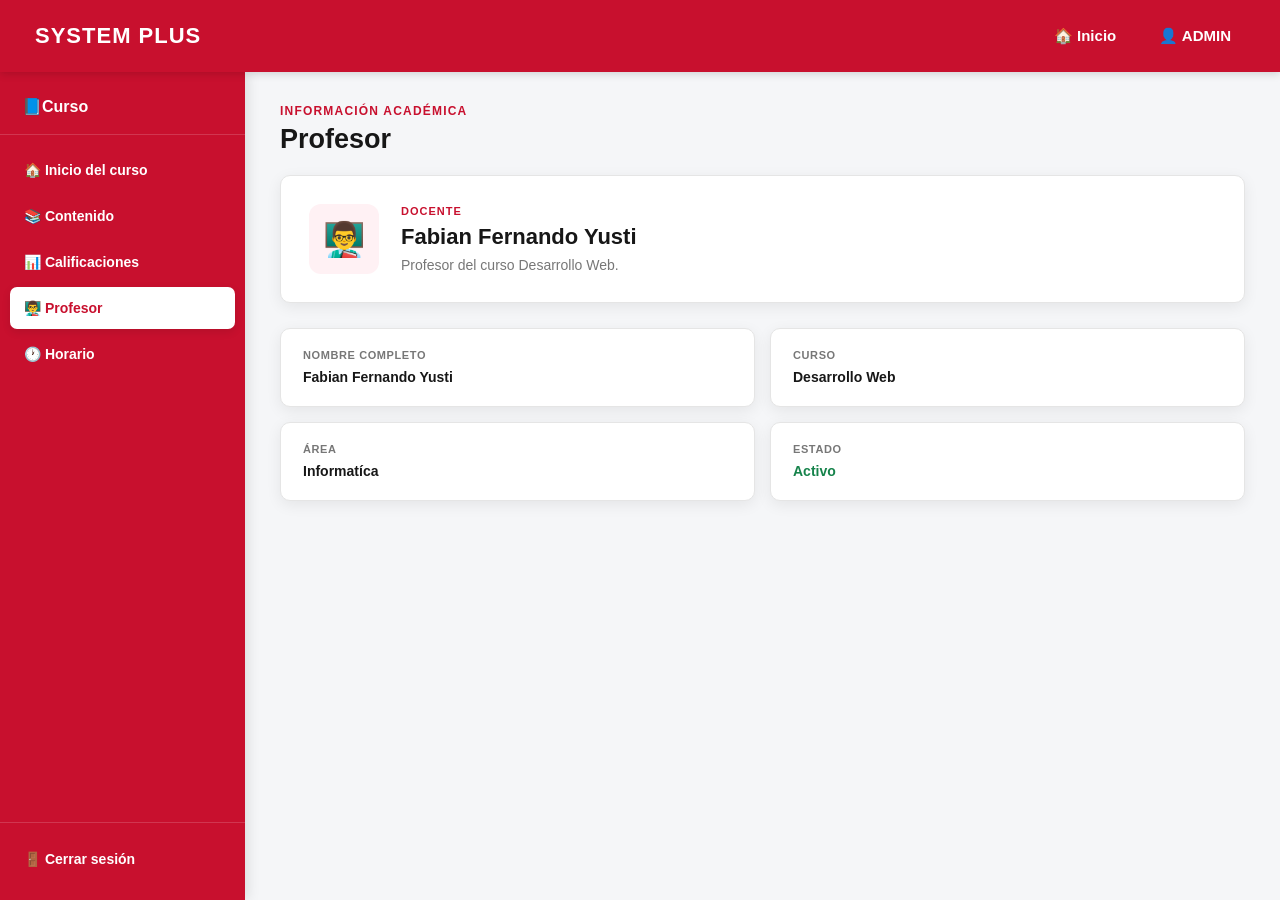
<file: System plus/HTML/profesor.html>
<!DOCTYPE html>
<html lang="es">
<head>
    <meta charset="UTF-8">
    <meta name="viewport" content="width=device-width, initial-scale=1.0">

    <title>System Plus | Profesor</title>

    <link rel="stylesheet" href="../CSS/profesor.css">
</head>

<body>

    <!-- HEADER -->
    <header class="topbar">

        <div class="brand">
            SYSTEM PLUS
        </div>

        <nav class="topbar-nav">

            <a href="dashboard.html" class="home-link">
                🏠 Inicio
            </a>

            <a href="perfil.html" class="user-name">
                👤 ADMIN
            </a>

        </nav>

    </header>


    <!-- ESTRUCTURA -->
    <div class="layout">

        <!-- PANEL IZQUIERDO -->
        <aside class="sidebar">

            <div class="sidebar-title">
                📘Curso
            </div>

            <nav class="sidebar-menu">

                <a href="curso.html">
                    🏠 Inicio del curso
                </a>

                <a href="contenido.html">
                    📚 Contenido
                </a>

                <a href="calificaciones.html">
                    📊 Calificaciones
                </a>

                <a href="profesor.html" class="active">
                    👨‍🏫 Profesor
                </a>

                <a href="horario.html">
                    🕐 Horario
                </a>

            </nav>

            <div class="sidebar-bottom">

                <a href="cerrar sesion.html" class="logout-button">
                    🚪 Cerrar sesión
                </a>

            </div>

        </aside>


        <!-- CONTENIDO -->
        <main class="main-content">

            <section class="profesor-page">

                <div class="section-heading">

                    <span>
                        INFORMACIÓN ACADÉMICA
                    </span>

                    <h2>
                        Profesor
                    </h2>

                </div>


                <!-- INFORMACIÓN DEL PROFESOR -->

                <div class="profesor-container">

                    <div class="profesor-icon">
                        👨‍🏫
                    </div>

                    <div class="profesor-info">

                        <span class="profesor-label">
                            DOCENTE
                        </span>

                        <h3 id="nombre-profesor">
                             Fabian Fernando
                        </h3>

                        <p>
                            Profesor del curso Desarrollo Web.
                        </p>

                    </div>

                </div>


                <!-- INFORMACIÓN -->

                <div class="datos-profesor">

                    <div class="dato">

                        <span>
                            Nombre completo
                        </span>

                        <strong id="nombre-completo">
                            Fabian Fernando Yusti
                        </strong>

                    </div>


                    <div class="dato">

                        <span>
                            Curso
                        </span>

                        <strong>
                            Desarrollo Web
                        </strong>

                    </div>


                    <div class="dato">

                        <span>
                            Área
                        </span>

                        <strong>
                            Informatíca
                        </strong>

                    </div>


                    <div class="dato">

                        <span>
                            Estado
                        </span>

                        <strong class="estado">
                            Activo
                        </strong>

                    </div>

                </div>

            </section>

        </main>

    </div>


    <script src="../JS/profesor.js"></script>

</body>
</html>
</file>
<file: System plus/CSS/calificaciones.css>
/* =========================================================
   SYSTEM PLUS
   CALIFICACIONES
========================================================= */


:root {

    --red: #c8102e;
    --red-dark: #a80d25;
    --red-light: #fff1f4;

    --white: #ffffff;
    --dark: #171717;
    --gray: #777777;
    --gray-light: #f5f6f8;
    --border: #e5e5e5;

    --green: #16834b;

    --shadow: 0 4px 15px rgba(0, 0, 0, 0.07);
    --shadow-hover: 0 8px 22px rgba(0, 0, 0, 0.10);

    --radius: 10px;
}


/* =========================================================
   RESET
========================================================= */

* {
    margin: 0;
    padding: 0;
    box-sizing: border-box;
}


html {
    scroll-behavior: smooth;
}


body {
    font-family: Arial, Helvetica, sans-serif;

    background: var(--gray-light);

    color: var(--dark);

    min-height: 100vh;
}


/* =========================================================
   BARRA SUPERIOR
   IGUAL AL ORIGINAL
========================================================= */

.topbar {

    height: 72px;
    width: 100%;

    background: var(--red);

    display: flex;

    align-items: center;
    justify-content: space-between;

    padding: 0 35px;

    position: sticky;

    top: 0;

    z-index: 1000;

    box-shadow: 0 2px 8px rgba(0, 0, 0, 0.15);
}


/* SYSTEM PLUS */

.brand {

    color: var(--white);

    font-size: 22px;

    font-weight: 800;

    letter-spacing: 1px;
}


/* NAVEGACIÓN */

.topbar-nav {

    display: flex;

    align-items: center;

    gap: 15px;
}


/* LINKS SUPERIORES */

.home-link,
.user-name {

    color: var(--white);

    text-decoration: none;

    font-size: 15px;

    font-weight: 600;

    padding: 10px 14px;

    border-radius: 7px;

    transition: background 0.2s ease;
}


.home-link:hover,
.user-name:hover {

    background: rgba(255, 255, 255, 0.15);
}


.user-name {

    font-weight: 700;
}


/* =========================================================
   ESTRUCTURA
========================================================= */

.layout {

    display: flex;

    min-height: calc(100vh - 72px);
}


/* =========================================================
   PANEL IZQUIERDO
   IGUAL AL ORIGINAL
========================================================= */

.sidebar {

    width: 245px;

    background: var(--red);

    color: var(--white);

    display: flex;

    flex-direction: column;

    position: fixed;

    top: 72px;

    left: 0;

    bottom: 0;

    z-index: 900;

    box-shadow: 3px 0 12px rgba(0, 0, 0, 0.10);
}


/* TÍTULO */

.sidebar-title {

    padding: 25px 22px 18px;

    font-size: 16px;

    font-weight: 700;

    border-bottom: 1px solid rgba(255, 255, 255, 0.16);
}


/* MENÚ */

.sidebar-menu {

    display: flex;

    flex-direction: column;

    padding: 14px 10px;
}


/* LINKS */

.sidebar-menu a {

    color: var(--white);

    text-decoration: none;

    font-size: 14px;

    font-weight: 600;

    padding: 13px 14px;

    margin-bottom: 4px;

    border-radius: 7px;

    transition:
        background 0.2s ease,
        transform 0.2s ease;
}


/* HOVER */

.sidebar-menu a:hover {

    background: rgba(255, 255, 255, 0.13);

    transform: translateX(2px);
}


/* ACTIVO */

.sidebar-menu a.active {

    background: var(--white);

    color: var(--red);

    font-weight: 700;

    box-shadow: 0 3px 8px rgba(0, 0, 0, 0.10);
}


/* =========================================================
   CERRAR SESIÓN
   IGUAL AL ORIGINAL
========================================================= */

.sidebar-bottom {

    margin-top: auto;

    padding: 15px 10px 20px;

    border-top: 1px solid rgba(255, 255, 255, 0.16);
}


.logout-button {

    display: block;

    color: var(--white);

    text-decoration: none;

    font-size: 14px;

    font-weight: 700;

    padding: 13px 14px;

    border-radius: 7px;

    transition:
        background 0.2s ease,
        transform 0.2s ease;
}


.logout-button:hover {

    background: rgba(0, 0, 0, 0.16);

    transform: translateX(2px);
}


/* =========================================================
   CONTENIDO PRINCIPAL
========================================================= */

.main-content {

    margin-left: 245px;

    width: calc(100% - 245px);

    padding: 32px 35px 50px;
}


/* =========================================================
   PÁGINA DE CALIFICACIONES
========================================================= */

.calificaciones-page {

    width: 100%;

    max-width: 1250px;

    margin: 0 auto;
}


/* =========================================================
   ENCABEZADO
========================================================= */

.section-heading {

    margin-bottom: 20px;
}


.section-heading > span {

    display: block;

    margin-bottom: 6px;

    color: var(--red);

    font-size: 12px;

    font-weight: 800;

    letter-spacing: 1.2px;
}


.section-heading h2 {

    margin: 0;

    color: var(--dark);

    font-size: 27px;

    font-weight: 750;
}


/* =========================================================
   INFORMACIÓN DEL CURSO
========================================================= */

.course-info {

    display: grid;

    grid-template-columns:
        1.5fr
        1fr
        1fr;

    gap: 20px;

    background: var(--white);

    border: 1px solid var(--border);

    border-radius: var(--radius);

    box-shadow: var(--shadow);

    padding: 22px 25px;

    margin-bottom: 25px;
}


.info-item {

    display: flex;

    flex-direction: column;

    gap: 7px;
}


.info-item span {

    color: var(--gray);

    font-size: 11px;

    font-weight: 700;

    text-transform: uppercase;

    letter-spacing: 0.6px;
}


.info-item strong {

    color: var(--dark);

    font-size: 14px;

    font-weight: 700;
}


#promedio-general {

    color: var(--red);

    font-size: 20px;
}


/* =========================================================
   CONTENEDOR DE TABLA
========================================================= */

.grades-container {

    background: var(--white);

    border: 1px solid var(--border);

    border-radius: var(--radius);

    box-shadow: var(--shadow);

    overflow: hidden;
}


/* =========================================================
   ENCABEZADO DE TABLA
========================================================= */

.grades-header {

    padding: 22px 25px;

    border-bottom: 1px solid var(--border);
}


.grades-header h3 {

    margin-bottom: 6px;

    color: var(--dark);

    font-size: 19px;

    font-weight: 700;
}


.grades-header p {

    color: var(--gray);

    font-size: 13px;

    line-height: 1.5;
}


/* =========================================================
   TABLA
========================================================= */

.table-wrapper {

    width: 100%;

    overflow-x: auto;
}


.grades-table {

    width: 100%;

    border-collapse: collapse;

    min-width: 750px;
}


/* =========================================================
   CABECERA
========================================================= */

.grades-table thead {

    background: var(--gray-light);
}


.grades-table th {

    padding: 16px 20px;

    color: var(--dark);

    font-size: 11px;

    font-weight: 800;

    text-align: left;

    text-transform: uppercase;

    letter-spacing: 0.5px;

    border-bottom: 1px solid var(--border);
}


/* =========================================================
   CELDAS
========================================================= */

.grades-table td {

    padding: 17px 20px;

    color: var(--dark);

    font-size: 13px;

    border-bottom: 1px solid var(--border);

    vertical-align: middle;
}


.grades-table tbody tr:last-child td {

    border-bottom: none;
}


.grades-table tbody tr {

    transition: background 0.2s ease;
}


.grades-table tbody tr:hover {

    background: var(--red-light);
}


/* =========================================================
   CALIFICACIÓN
========================================================= */

.grade {

    font-size: 14px;

    font-weight: 800;
}


.grade.approved {

    color: var(--green);
}


.grade.pending {

    color: var(--gray);
}


/* =========================================================
   ESTADO
========================================================= */

.status {

    display: inline-block;

    padding: 6px 10px;

    border-radius: 6px;

    font-size: 11px;

    font-weight: 700;
}


.status.delivered {

    color: var(--green);

    background: #eaf7f0;
}


.status.pending {

    color: #c27800;

    background: #fff5df;
}


/* =========================================================
   RESPONSIVE
========================================================= */

@media (max-width: 900px) {

    .course-info {

        grid-template-columns: 1fr;
    }

}


@media (max-width: 700px) {

    .main-content {

        padding: 25px 20px 40px;
    }

}


@media (max-width: 500px) {

    .main-content {

        padding: 20px 15px 35px;
    }

    .section-heading h2 {

        font-size: 24px;
    }

}
</file>
<file: System plus/CSS/cerrar sesion.css>
:root {
    --red: #c8102e;
    --red-dark: #a80d25;
    --red-light: #fff1f4;
    --white: #ffffff;
    --dark: #171717;
    --gray: #777;
    --gray-light: #f5f6f8;
    --border: #e5e5e5;
}

* {
    margin: 0;
    padding: 0;
    box-sizing: border-box;
}

body {
    font-family: Arial, Helvetica, sans-serif;
    background: var(--gray-light);
    color: var(--dark);
}

.logout-page {
    min-height: 100vh;
    display: flex;
    flex-direction: column;
    align-items: center;
    justify-content: center;
    padding: 30px 20px;
}

/* TARJETA */

.logout-card {
    width: 100%;
    max-width: 460px;
    background: var(--white);
    border: 1px solid var(--border);
    border-radius: 18px;
    padding: 45px 40px;
    text-align: center;
    box-shadow: 0 12px 35px rgba(0, 0, 0, 0.08);
}

/* ICONO */

.logout-icon {
    width: 75px;
    height: 75px;
    margin: 0 auto 22px;

    display: flex;
    align-items: center;
    justify-content: center;

    background: var(--red-light);
    border-radius: 50%;

    font-size: 34px;
}

/* TITULO */

.logout-card h1 {
    font-size: 28px;
    margin-bottom: 12px;
}

.logout-card p {
    color: var(--gray);
    line-height: 1.6;
    font-size: 15px;
}

.logout-card strong {
    color: var(--red);
}

/* BOTONES */

.logout-actions {
    display: flex;
    gap: 12px;
    margin-top: 30px;
}

.logout-actions button {
    flex: 1;
    height: 46px;
    border-radius: 9px;
    padding: 0 18px;

    font-size: 14px;
    font-weight: 600;

    cursor: pointer;
    transition: 0.2s ease;
}

/* CANCELAR */

.btn-cancel {
    background: var(--white);
    color: var(--dark);
    border: 1px solid var(--border);
}

.btn-cancel:hover {
    background: #f3f3f3;
}

/* CERRAR SESIÓN */

.btn-logout {
    background: var(--red);
    color: var(--white);
    border: 1px solid var(--red);
}

.btn-logout:hover {
    background: var(--red-dark);
    border-color: var(--red-dark);
}

/* FOOTER */

footer {
    text-align: center;
    margin-top: 30px;
}

footer span {
    color: var(--red);
    font-size: 14px;
    font-weight: 800;
    letter-spacing: 1.5px;
}

footer p {
    margin-top: 5px;
    color: var(--gray);
    font-size: 12px;
}

/* RESPONSIVE */

@media (max-width: 500px) {

    .logout-card {
        padding: 35px 25px;
    }

    .logout-card h1 {
        font-size: 24px;
    }

    .logout-actions {
        flex-direction: column;
    }

    .logout-actions button {
        width: 100%;
    }
}
</file>
<file: System plus/CSS/contenido.css>
:root {
    --red: #c8102e;
    --red-dark: #a80d25;
    --red-light: #fff1f4;

    --white: #ffffff;
    --dark: #171717;
    --gray: #777777;
    --gray-light: #f5f6f8;
    --border: #e5e5e5;

    --green: #16834b;

    --shadow: 0 4px 15px rgba(0, 0, 0, 0.07);
    --shadow-hover: 0 8px 22px rgba(0, 0, 0, 0.10);

    --radius: 10px;
}


/* =========================================================
   RESET
========================================================= */

* {
    margin: 0;
    padding: 0;
    box-sizing: border-box;
}

html {
    scroll-behavior: smooth;
}

body {
    font-family: Arial, Helvetica, sans-serif;
    background: var(--gray-light);
    color: var(--dark);
    min-height: 100vh;
}


/* =========================================================
   BARRA SUPERIOR
========================================================= */

.topbar {
    height: 72px;
    width: 100%;

    background: var(--red);

    display: flex;
    align-items: center;
    justify-content: space-between;

    padding: 0 35px;

    position: sticky;
    top: 0;

    z-index: 1000;

    box-shadow: 0 2px 8px rgba(0, 0, 0, 0.15);
}


/* SYSTEM PLUS */

.brand {
    color: var(--white);

    font-size: 22px;
    font-weight: 800;

    letter-spacing: 1px;
}


/* NAVEGACIÓN */

.topbar-nav {
    display: flex;
    align-items: center;

    gap: 15px;
}


/* LINKS SUPERIORES */

.home-link,
.user-name {
    color: var(--white);

    text-decoration: none;

    font-size: 15px;
    font-weight: 600;

    padding: 10px 14px;

    border-radius: 7px;

    transition: background 0.2s ease;
}

.home-link:hover,
.user-name:hover {
    background: rgba(255, 255, 255, 0.15);
}

.user-name {
    font-weight: 700;
}


/* =========================================================
   ESTRUCTURA PRINCIPAL
========================================================= */

.layout {
    display: flex;

    min-height: calc(100vh - 72px);
}


/* =========================================================
   PANEL IZQUIERDO
========================================================= */

.sidebar {
    width: 245px;

    background: var(--red);

    color: var(--white);

    display: flex;
    flex-direction: column;

    position: fixed;

    top: 72px;
    left: 0;
    bottom: 0;

    z-index: 900;

    box-shadow: 3px 0 12px rgba(0, 0, 0, 0.10);
}


/* TÍTULO */

.sidebar-title {
    padding: 25px 22px 18px;

    font-size: 16px;
    font-weight: 700;

    border-bottom: 1px solid rgba(255, 255, 255, 0.16);
}


/* MENÚ */

.sidebar-menu {
    display: flex;
    flex-direction: column;

    padding: 14px 10px;
}


/* LINKS */

.sidebar-menu a {
    color: var(--white);

    text-decoration: none;

    font-size: 14px;
    font-weight: 600;

    padding: 13px 14px;

    margin-bottom: 4px;

    border-radius: 7px;

    transition:
        background 0.2s ease,
        transform 0.2s ease;
}


/* HOVER */

.sidebar-menu a:hover {
    background: rgba(255, 255, 255, 0.13);

    transform: translateX(2px);
}


/* ACTIVO */

.sidebar-menu a.active {

    background: var(--white);

    color: var(--red);

    font-weight: 700;

    box-shadow: 0 3px 8px rgba(0, 0, 0, 0.10);
}


/* =========================================================
   CERRAR SESIÓN
========================================================= */

.sidebar-bottom {
    margin-top: auto;

    padding: 15px 10px 20px;

    border-top: 1px solid rgba(255, 255, 255, 0.16);
}

.logout-button {
    display: block;

    color: var(--white);

    text-decoration: none;

    font-size: 14px;
    font-weight: 700;

    padding: 13px 14px;

    border-radius: 7px;

    transition:
        background 0.2s ease,
        transform 0.2s ease;
}

.logout-button:hover {
    background: rgba(0, 0, 0, 0.16);

    transform: translateX(2px);
}


/* =========================================================
   CONTENIDO PRINCIPAL
========================================================= */

.main-content {
    margin-left: 245px;

    width: calc(100% - 245px);

    padding: 32px 35px 50px;
}


/* =========================================================
   TARJETA PRINCIPAL DEL CURSO
========================================================= */

.course-header {
    background: var(--white);

    border: 1px solid var(--border);

    border-radius: var(--radius);

    box-shadow: var(--shadow);

    display: grid;

    grid-template-columns:
        280px
        1fr
        170px;

    min-height: 235px;

    overflow: hidden;

    margin-bottom: 30px;
}

/* =========================================
   CONTENIDO ACADÉMICO
========================================= */

.contenido-main {
    width: calc(100% - 245px);
    max-width: 1250px;
    margin-left: 245px;
    margin-right: auto;
    padding: 35px 40px 60px;
    box-sizing: border-box;
}


/* =========================================
   VARIABLES
========================================= */

:root {
    --red: #D71920;
    --red-dark: #B51218;
    --red-light: #FDEBED;

    --white: #FFFFFF;
    --dark: #1F2937;
    --gray: #6B7280;
    --gray-light: #F6F7F9;
    --border: #E5E7EB;

    --green: #16A34A;
    --orange: #EA580C;
    --blue: #2563EB;
}


/* =========================================
   ENCABEZADOS DE SECCIÓN
========================================= */

.section-heading {
    margin-bottom: 20px;
}

.section-heading > span {
    display: block;
    margin-bottom: 6px;

    color: var(--red);

    font-size: 12px;
    font-weight: 800;
    letter-spacing: 1.2px;
}

.section-heading h2 {
    margin: 0;

    color: var(--dark);

    font-size: 27px;
    font-weight: 750;
}


/* =========================================
   ANUNCIOS
========================================= */

.announcements-section {
    margin-bottom: 40px;
}

.announcement-card {
    display: flex;
    align-items: flex-start;
    gap: 20px;

    padding: 24px;

    background: var(--white);

    border: 1px solid var(--border);
    border-left: 5px solid var(--red);

    border-radius: 14px;

    box-shadow: 0 5px 18px rgba(0, 0, 0, 0.05);

    animation: announcementIn 0.6s ease both;

    transition:
        transform 0.25s ease,
        box-shadow 0.25s ease;
}

.announcement-card:hover {
    transform: translateY(-3px);

    box-shadow:
        0 10px 25px rgba(0, 0, 0, 0.08);
}

.announcement-icon {
    display: flex;
    align-items: center;
    justify-content: center;

    width: 52px;
    height: 52px;

    flex-shrink: 0;

    background: var(--red-light);

    border-radius: 12px;

    font-size: 24px;
}

.announcement-content {
    flex: 1;
}

.announcement-top {
    display: flex;
    align-items: center;
    justify-content: space-between;

    gap: 15px;

    margin-bottom: 8px;
}

.announcement-tag {
    display: inline-flex;
    align-items: center;

    padding: 5px 9px;

    background: var(--red-light);

    color: var(--red);

    border-radius: 6px;

    font-size: 10px;
    font-weight: 800;
    letter-spacing: 0.7px;
}

.announcement-date {
    color: var(--gray);

    font-size: 12px;
}

.announcement-content h3 {
    margin: 0 0 8px;

    color: var(--dark);

    font-size: 19px;
}

.announcement-content p {
    margin: 0;

    color: var(--gray);

    font-size: 14px;
    line-height: 1.6;
}


/* =========================================
   MÓDULOS
========================================= */

.modules-section {
    margin-bottom: 40px;
}

.module {
    margin-bottom: 18px;

    overflow: hidden;

    background: var(--white);

    border: 1px solid var(--border);
    border-radius: 15px;

    box-shadow: 0 4px 16px rgba(0, 0, 0, 0.04);

    animation: moduleIn 0.55s ease both;

    transition:
        box-shadow 0.25s ease,
        transform 0.25s ease;
}

.module:hover {
    box-shadow: 0 8px 25px rgba(0, 0, 0, 0.07);
}


/* =========================================
   CABECERA DEL MÓDULO
========================================= */

.module-header {
    display: flex;
    align-items: center;
    justify-content: space-between;

    gap: 20px;

    padding: 24px 26px;

    cursor: pointer;

    background: var(--white);

    transition:
        background 0.25s ease;
}

.module-header:hover {
    background: #fafafa;
}

.module-number {
    display: block;

    margin-bottom: 6px;

    color: var(--red);

    font-size: 11px;
    font-weight: 800;
    letter-spacing: 1px;
}

.module-header h3 {
    margin: 0 0 6px;

    color: var(--dark);

    font-size: 20px;
}

.module-header p {
    margin: 0;

    color: var(--gray);

    font-size: 13px;
    line-height: 1.5;
}

.module-arrow {
    display: flex;
    align-items: center;
    justify-content: center;

    width: 35px;
    height: 35px;

    flex-shrink: 0;

    background: var(--red-light);

    color: var(--red);

    border-radius: 50%;

    font-size: 13px;

    transition:
        transform 0.3s ease,
        background 0.3s ease;
}


/* =========================================
   MÓDULO ABIERTO / CERRADO
========================================= */

.module-content {
    max-height: 2000px;

    padding: 0 26px 26px;

    opacity: 1;

    overflow: hidden;

    transition:
        max-height 0.45s ease,
        opacity 0.35s ease,
        padding 0.35s ease;
}

.module.collapsed .module-content {
    max-height: 0;

    padding-top: 0;
    padding-bottom: 0;

    opacity: 0;
}

.module.collapsed .module-arrow {
    transform: rotate(-90deg);
}


/* =========================================
   EVIDENCIAS
========================================= */

.evidence-card {
    display: grid;

    grid-template-columns: 52px minmax(0, 1fr) auto auto;

    align-items: center;

    gap: 18px;

    margin-top: 14px;
    padding: 19px;

    background: #FAFAFA;

    border: 1px solid var(--border);
    border-radius: 12px;

    transition:
        transform 0.25s ease,
        box-shadow 0.25s ease,
        border-color 0.25s ease;
}

.evidence-card:hover {
    transform: translateY(-3px);

    border-color: #d6d9de;

    box-shadow:
        0 8px 20px rgba(0, 0, 0, 0.06);
}


/* =========================================
   ICONO EVIDENCIA
========================================= */

.evidence-icon {
    display: flex;
    align-items: center;
    justify-content: center;

    width: 52px;
    height: 52px;

    background: var(--red-light);

    border-radius: 12px;

    font-size: 23px;
}


/* =========================================
   INFORMACIÓN EVIDENCIA
========================================= */

.evidence-info {
    min-width: 0;
}

.evidence-type {
    display: block;

    margin-bottom: 5px;

    color: var(--red);

    font-size: 10px;
    font-weight: 800;
    letter-spacing: 0.8px;
}

.evidence-info h4 {
    margin: 0 0 5px;

    color: var(--dark);

    font-size: 16px;
    font-weight: 700;
}

.evidence-info p {
    margin: 0 0 10px;

    color: var(--gray);

    font-size: 13px;
    line-height: 1.5;
}


/* =========================================
   FECHAS
========================================= */

.evidence-dates {
    display: flex;
    flex-wrap: wrap;
    gap: 15px;
}

.evidence-dates span {
    color: var(--gray);

    font-size: 11px;
}

.evidence-dates strong {
    color: var(--dark);
    font-weight: 650;
}


/* =========================================
   ESTADOS
========================================= */

.evidence-status,
.activity-status {
    white-space: nowrap;

    font-size: 11px;
    font-weight: 750;
}

.evidence-status.delivered,
.activity-status.delivered {
    color: var(--green);
}

.evidence-status.pending,
.activity-status.pending {
    color: var(--orange);
}

.evidence-status.reviewing {
    color: var(--blue);
}

.evidence-status.expired,
.activity-status.expired {
    color: var(--red);
}


/* =========================================
   BOTÓN EVIDENCIA
========================================= */

.evidence-button {
    padding: 10px 14px;

    background: var(--red);

    color: var(--white);

    border: none;
    border-radius: 8px;

    cursor: pointer;

    font-size: 12px;
    font-weight: 700;

    transition:
        background 0.2s ease,
        transform 0.2s ease,
        box-shadow 0.2s ease;
}

.evidence-button:hover {
    background: var(--red-dark);

    transform: translateY(-1px);

    box-shadow:
        0 5px 12px rgba(215, 25, 32, 0.22);
}

.evidence-button:active {
    transform: translateY(0);
}


/* =========================================
   ACTIVIDADES
========================================= */

.module-activities {
    margin-top: 30px;

    padding-top: 25px;

    border-top: 1px solid var(--border);
}

.activities-heading {
    margin-bottom: 15px;
}

.activities-heading > span {
    display: block;

    margin-bottom: 5px;

    color: var(--red);

    font-size: 10px;
    font-weight: 800;
    letter-spacing: 0.9px;
}

.activities-heading h4 {
    margin: 0;

    color: var(--dark);

    font-size: 18px;
}


/* =========================================
   ITEM DE ACTIVIDAD
========================================= */

.activity-item {
    display: grid;

    grid-template-columns: 45px minmax(0, 1fr) auto auto;

    align-items: center;

    gap: 15px;

    padding: 15px 0;

    border-bottom: 1px solid var(--border);

    transition:
        background 0.2s ease,
        transform 0.2s ease;
}

.activity-item:last-child {
    border-bottom: none;
}

.activity-item:hover {
    transform: translateX(4px);
}


/* =========================================
   ICONO ACTIVIDAD
========================================= */

.activity-icon {
    display: flex;
    align-items: center;
    justify-content: center;

    width: 45px;
    height: 45px;

    background: var(--gray-light);

    border-radius: 10px;

    font-size: 19px;
}


/* =========================================
   INFORMACIÓN ACTIVIDAD
========================================= */

.activity-info h4 {
    margin: 0 0 5px;

    color: var(--dark);

    font-size: 14px;
}

.activity-info span {
    color: var(--gray);

    font-size: 11px;
}


/* =========================================
   BOTÓN ACTIVIDAD
========================================= */

.activity-action button {
    padding: 8px 12px;

    background: transparent;

    color: var(--red);

    border: 1px solid var(--red);

    border-radius: 7px;

    cursor: pointer;

    font-size: 11px;
    font-weight: 700;

    transition:
        background 0.2s ease,
        color 0.2s ease,
        transform 0.2s ease;
}

.activity-action button:hover {
    background: var(--red);

    color: var(--white);

    transform: translateY(-1px);
}


/* =========================================
   ANIMACIONES
========================================= */

@keyframes announcementIn {

    from {
        opacity: 0;
        transform: translateY(-12px);
    }

    to {
        opacity: 1;
        transform: translateY(0);
    }

}


@keyframes moduleIn {

    from {
        opacity: 0;
        transform: translateY(15px);
    }

    to {
        opacity: 1;
        transform: translateY(0);
    }

}


/* =========================================
   RESPONSIVE
========================================= */

@media (max-width: 1000px) {

    .contenido-main {
        padding: 30px 25px 50px;
    }

    .evidence-card {
        grid-template-columns: 52px minmax(0, 1fr);
    }

    .evidence-status {
        grid-column: 2;
    }

    .evidence-button {
        grid-column: 2;
        width: fit-content;
    }

}


@media (max-width: 700px) {

    .contenido-main {
        padding: 25px 18px 40px;
    }

    .announcement-card {
        padding: 18px;
    }

    .announcement-top {
        align-items: flex-start;
        flex-direction: column;
        gap: 7px;
    }

    .module-header {
        padding: 20px;
    }

    .module-content {
        padding-left: 18px;
        padding-right: 18px;
    }

    .evidence-card {
        grid-template-columns: 45px minmax(0, 1fr);

        gap: 12px;

        padding: 15px;
    }

    .evidence-icon {
        width: 45px;
        height: 45px;
    }

    .evidence-info h4 {
        font-size: 14px;
    }

    .evidence-dates {
        flex-direction: column;
        gap: 5px;
    }

    .activity-item {
        grid-template-columns: 45px minmax(0, 1fr);
    }

    .activity-status {
        grid-column: 2;
    }

    .activity-action {
        grid-column: 2;
    }

}


@media (max-width: 480px) {

    .contenido-main {
        padding: 20px 14px 35px;
    }

    .section-heading h2 {
        font-size: 23px;
    }

    .announcement-card {
        gap: 13px;
    }

    .announcement-icon {
        width: 43px;
        height: 43px;

        font-size: 20px;
    }

    .module-header h3 {
        font-size: 17px;
    }

    .module-header p {
        font-size: 12px;
    }

    .evidence-card {
        grid-template-columns: 1fr;
    }

    .evidence-icon {
        width: 42px;
        height: 42px;
    }

    .evidence-status,
    .evidence-button {
        grid-column: 1;
    }

    .evidence-button {
        width: 100%;
    }

    .activity-item {
        grid-template-columns: 1fr;
    }

    .activity-status,
    .activity-action {
        grid-column: 1;
    }

    .activity-action button {
        width: 100%;
    }

}
</file>
<file: System plus/CSS/horario.css>
:root {
    --red: #c8102e;
    --red-dark: #a80d25;
    --red-light: #fff1f4;
    --white: #ffffff;
    --dark: #171717;
    --gray: #777777;
    --gray-light: #f5f6f8;
    --border: #e5e5e5;
    --green: #16834b;
    --shadow: 0 4px 15px rgba(0, 0, 0, 0.07);
    --shadow-hover: 0 8px 22px rgba(0, 0, 0, 0.10);
    --radius: 10px;
}

* {
    box-sizing: border-box;
}

body {
    margin: 0;
    font-family: Arial, Helvetica, sans-serif;
    background: var(--gray-light);
    color: var(--dark);
    min-height: 100vh;
}

/* =========================
   HEADER ORIGINAL
========================= */

.topbar {
    height: 72px;
    width: 100%;
    background: var(--red);
    display: flex;
    align-items: center;
    justify-content: space-between;
    padding: 0 35px;
    position: sticky;
    top: 0;
    z-index: 1000;
    box-shadow: 0 2px 8px rgba(0, 0, 0, 0.15);
}

.brand {
    color: var(--white);
    font-size: 22px;
    font-weight: 800;
    letter-spacing: 1px;
}

.topbar-nav {
    display: flex;
    align-items: center;
    gap: 15px;
}

.home-link,
.user-name {
    color: var(--white);
    text-decoration: none;
    font-size: 15px;
    font-weight: 600;
    padding: 10px 14px;
    border-radius: 7px;
    transition: background 0.2s ease;
}

.home-link:hover,
.user-name:hover {
    background: rgba(255, 255, 255, 0.15);
}

.user-name {
    font-weight: 700;
}

/* =========================
   SIDEBAR ORIGINAL
========================= */

.layout {
    display: flex;
    min-height: calc(100vh - 72px);
}

.sidebar {
    width: 245px;
    background: var(--red);
    color: var(--white);
    display: flex;
    flex-direction: column;
    position: fixed;
    top: 72px;
    left: 0;
    bottom: 0;
    z-index: 900;
    box-shadow: 3px 0 12px rgba(0, 0, 0, 0.10);
}

.sidebar-title {
    padding: 25px 22px 18px;
    font-size: 16px;
    font-weight: 700;
    border-bottom: 1px solid rgba(255, 255, 255, 0.16);
}

.sidebar-menu {
    display: flex;
    flex-direction: column;
    padding: 14px 10px;
}

.sidebar-menu a {
    color: var(--white);
    text-decoration: none;
    font-size: 14px;
    font-weight: 600;
    padding: 13px 14px;
    margin-bottom: 4px;
    border-radius: 7px;
    transition:
        background 0.2s ease,
        transform 0.2s ease;
}

.sidebar-menu a:hover {
    background: rgba(255, 255, 255, 0.13);
    transform: translateX(2px);
}

.sidebar-menu a.active {
    background: var(--white);
    color: var(--red);
    font-weight: 700;
    box-shadow: 0 3px 8px rgba(0, 0, 0, 0.10);
}

.sidebar-bottom {
    margin-top: auto;
    padding: 15px 10px 20px;
    border-top: 1px solid rgba(255, 255, 255, 0.16);
}

.logout-button {
    display: block;
    color: var(--white);
    text-decoration: none;
    font-size: 14px;
    font-weight: 700;
    padding: 13px 14px;
    border-radius: 7px;
    transition:
        background 0.2s ease,
        transform 0.2s ease;
}

.logout-button:hover {
    background: rgba(0, 0, 0, 0.16);
    transform: translateX(2px);
}

/* =========================
   CONTENIDO
========================= */

.contenido-main {
    width: calc(100% - 245px);
    max-width: 1250px;
    margin-left: 245px;
    margin-right: auto;
    padding: 35px 40px 60px;
}

.contenido-header {
    margin-bottom: 28px;
}

.contenido-header span {
    color: var(--red);
    font-size: 12px;
    font-weight: 700;
    letter-spacing: 1px;
}

.contenido-header h1 {
    margin: 7px 0 6px;
    font-size: 30px;
}

.contenido-header p {
    margin: 0;
    color: var(--gray);
    font-size: 15px;
}

/* =========================
   TARJETA INFORMACIÓN
========================= */

.horario-card {
    background: var(--white);
    border: 1px solid var(--border);
    border-radius: var(--radius);
    box-shadow: var(--shadow);
    padding: 25px;
    display: flex;
    align-items: center;
    gap: 22px;
    margin-bottom: 30px;
}

.horario-icon {
    width: 65px;
    height: 65px;
    background: var(--red-light);
    border-radius: 10px;
    display: flex;
    align-items: center;
    justify-content: center;
    font-size: 30px;
    flex-shrink: 0;
}

.horario-info {
    display: grid;
    grid-template-columns: repeat(3, 1fr);
    gap: 30px;
    width: 100%;
}

.dato {
    display: flex;
    flex-direction: column;
    gap: 7px;
}

.dato span {
    font-size: 11px;
    color: var(--gray);
    font-weight: 700;
    letter-spacing: 0.7px;
}

.dato strong {
    font-size: 15px;
    color: var(--dark);
}

/* =========================
   TABLA
========================= */

.horario-seccion {
    background: var(--white);
    border: 1px solid var(--border);
    border-radius: var(--radius);
    box-shadow: var(--shadow);
    padding: 25px;
}

.horario-seccion h2 {
    margin: 0 0 20px;
    font-size: 20px;
}

.tabla-container {
    width: 100%;
    overflow-x: auto;
}

table {
    width: 100%;
    border-collapse: collapse;
}

thead {
    background: var(--red);
}

th {
    color: var(--white);
    text-align: left;
    padding: 14px 16px;
    font-size: 13px;
    font-weight: 700;
}

td {
    padding: 15px 16px;
    border-bottom: 1px solid var(--border);
    font-size: 14px;
}

tbody tr:last-child td {
    border-bottom: none;
}

tbody tr:hover {
    background: var(--red-light);
}

/* =========================
   RESPONSIVE
========================= */

@media (max-width: 800px) {

    .horario-info {
        grid-template-columns: 1fr;
        gap: 18px;
    }

    .contenido-main {
        padding: 30px 20px 50px;
    }
}
</file>
<file: System plus/CSS/informacion.css>
/* =====================================================
   Q10 - FASE 1
   ESTILOS DE LA PÁGINA DE INFORMACIÓN
   ===================================================== */


/* =====================================================
   CONFIGURACIÓN GENERAL
   ===================================================== */

* {
    margin: 0;
    padding: 0;
    box-sizing: border-box;
}


html {
    scroll-behavior: smooth;
}


body {

    font-family:
        Arial,
        Helvetica,
        sans-serif;

    color: #172033;

    background: #ffffff;

    line-height: 1.6;

}


/* Quitamos el subrayado de los enlaces */

a {
    text-decoration: none;
}


/* =====================================================
   VARIABLES DE COLORES
   ===================================================== */

:root {

    /* Color principal System Plus */
    --rojo: #e31b23;

    /* Rojo oscuro */
    --rojo-oscuro: #a90008;

    /* Amarillo de acento */
    --amarillo: #ffe45c;

    /* Texto */
    --texto: #172033;

    /* Texto secundario */
    --gris: #667085;

    /* Fondo */
    --fondo: #f7f8fa;

    /* Blanco */
    --blanco: #ffffff;

    /* Bordes */
    --borde: #e5e7eb;

}



/* =====================================================
   NAVBAR
   ===================================================== */

.navbar {

    width: 100%;

    height: 76px;

    padding: 0 6%;

    display: flex;

    align-items: center;

    justify-content: space-between;

    background: white;

    border-bottom:
        1px solid var(--borde);

    position: sticky;

    top: 0;

    z-index: 1000;

}


/* Logo */

.logo {

    display: flex;

    align-items: center;

}


.logo img {

    width: 145px;

    height: 55px;

    object-fit: contain;

}



/* Menú */

.navbar nav {

    display: flex;

    align-items: center;

    gap: 28px;

}


.navbar nav a {

    color: var(--texto);

    font-size: 14px;

    font-weight: 600;

    transition: 0.2s;

}


.navbar nav a:hover {

    color: var(--rojo);

}



/* Botón login */

.btn-login {

    padding: 11px 18px;

    border-radius: 9px;

    background: var(--rojo);

    color: white !important;

}


.btn-login:hover {

    background: var(--rojo-oscuro);

}



/* =====================================================
   HERO
   ===================================================== */

.hero {

    min-height: calc(100vh - 76px);

    padding: 70px 8%;

    display: grid;

    grid-template-columns: 1fr 1fr;

    align-items: center;

    gap: 70px;

    background:
        linear-gradient(
            135deg,
            #fff,
            #fff7f7
        );

}



/* Texto */

.hero-text {

    max-width: 620px;

}


.etiqueta {

    color: var(--rojo);

    font-size: 12px;

    font-weight: 800;

    letter-spacing: 2px;

}


.hero h1 {

    margin-top: 16px;

    font-size:
        clamp(
            42px,
            5vw,
            68px
        );

    line-height: 1.05;

}


.hero h1 span {

    display: block;

    color: var(--rojo);

}


.hero-text > p {

    max-width: 560px;

    margin-top: 22px;

    color: var(--gris);

    font-size: 17px;

}



/* Botón */

.btn-principal {

    display: inline-block;

    margin-top: 30px;

    padding: 14px 22px;

    border-radius: 10px;

    background: var(--rojo);

    color: white;

    font-weight: 700;

    transition: 0.2s;

}


.btn-principal:hover {

    background: var(--rojo-oscuro);

    transform: translateY(-2px);

}



/* =====================================================
   TARJETA HERO
   ===================================================== */

.hero-card {

    max-width: 500px;

    padding: 35px;

    border-radius: 24px;

    background:
        linear-gradient(
            145deg,
            var(--rojo-oscuro),
            var(--rojo)
        );

    color: white;

    box-shadow:
        0 25px 60px
        rgba(169, 0, 8, 0.20);

}


.card-header {

    display: flex;

    justify-content: space-between;

    align-items: center;

    color: var(--amarillo);

    font-size: 12px;

    font-weight: 800;

    letter-spacing: 1px;

}


.hero-card h2 {

    margin-top: 55px;

    font-size: 30px;

}


.hero-card > p {

    margin-top: 8px;

    color: #ffecec;

}


.card-data {

    margin-top: 35px;

    display: grid;

    grid-template-columns: repeat(3, 1fr);

    gap: 15px;

}


.card-data div {

    padding: 16px;

    border-radius: 12px;

    background:
        rgba(255, 255, 255, 0.12);

}


.card-data strong {

    display: block;

    font-size: 25px;

    color: var(--amarillo);

}


.card-data span {

    font-size: 12px;

    color: #fff1f1;

}



/* =====================================================
   SECCIONES
   ===================================================== */

.features,
.about,
.process {

    padding: 100px 8%;

}


.features {

    background: white;

}


.process {

    background: var(--fondo);

}



/* =====================================================
   TÍTULOS
   ===================================================== */

.section-title {

    max-width: 650px;

    margin: 0 auto 55px;

    text-align: center;

}


.section-title > span {

    color: var(--rojo);

    font-size: 12px;

    font-weight: 800;

    letter-spacing: 2px;

}


.section-title h2 {

    margin-top: 10px;

    font-size: 40px;

    line-height: 1.1;

}


.section-title p {

    margin-top: 12px;

    color: var(--gris);

}



/* =====================================================
   FUNCIONES
   ===================================================== */

.features-grid {

    display: grid;

    grid-template-columns:
        repeat(3, 1fr);

    gap: 22px;

}


.feature-card {

    padding: 30px;

    border:
        1px solid var(--borde);

    border-radius: 18px;

    background: white;

    transition:
        transform 0.25s ease,
        box-shadow 0.25s ease;

}


.feature-card:hover {

    transform: translateY(-6px);

    box-shadow:
        0 15px 35px
        rgba(20, 30, 50, 0.10);

}


.icon {

    width: 50px;

    height: 50px;

    display: flex;

    align-items: center;

    justify-content: center;

    border-radius: 13px;

    background: #fff0f0;

    font-size: 24px;

}


.feature-card h3 {

    margin-top: 20px;

    font-size: 20px;

}


.feature-card p {

    margin-top: 8px;

    color: var(--gris);

    font-size: 14px;

}



/* =====================================================
   SOBRE SYSTEM PLUS
   ===================================================== */

.about {

    background:
        linear-gradient(
            135deg,
            #fff7f7,
            white
        );

}


.about-content {

    max-width: 1100px;

    margin: auto;

}


.about-content > span {

    color: var(--rojo);

    font-size: 12px;

    font-weight: 800;

    letter-spacing: 2px;

}


.about-content > h2 {

    max-width: 650px;

    margin-top: 12px;

    font-size: 44px;

    line-height: 1.1;

}


.about-content > p {

    max-width: 700px;

    margin-top: 15px;

    color: var(--gris);

}



/* =====================================================
   TARJETAS ABOUT
   ===================================================== */

.about-grid {

    margin-top: 45px;

    display: grid;

    grid-template-columns:
        repeat(3, 1fr);

    gap: 20px;

}


.about-card {

    padding: 28px;

    border-radius: 18px;

    background: white;

    border:
        1px solid var(--borde);

}


.about-icon {

    font-size: 28px;

}


.about-card h3 {

    margin-top: 15px;

    font-size: 19px;

}


.about-card p {

    margin-top: 8px;

    color: var(--gris);

    font-size: 14px;

}



/* =====================================================
   PROCESO
   ===================================================== */

.process-grid {

    max-width: 1000px;

    margin: auto;

    display: grid;

    grid-template-columns:
        repeat(3, 1fr);

    gap: 25px;

}


.process-card {

    padding: 30px;

    border-radius: 18px;

    background: white;

    border:
        1px solid var(--borde);

}


.process-number {

    color: var(--rojo);

    font-size: 28px;

    font-weight: 900;

}


.process-card h3 {

    margin-top: 15px;

}


.process-card p {

    margin-top: 8px;

    color: var(--gris);

    font-size: 14px;

}



/* =====================================================
   FOOTER
   ===================================================== */

.footer {

    padding: 65px 8% 25px;

    display: grid;

    grid-template-columns:
        2fr repeat(4, 1fr);

    gap: 45px;

    background: #171717;

    color: white;

}


.footer-brand img {

    width: 170px;

    height: 70px;

    object-fit: contain;

    padding: 8px;

    background: white;

    border-radius: 10px;

}


.footer-brand p {

    max-width: 250px;

    margin-top: 15px;

    color: #b9b9b9;

    font-size: 13px;

}


.footer-column {

    display: flex;

    flex-direction: column;

    gap: 9px;

}


.footer-column h3 {

    margin-bottom: 7px;

    color: var(--amarillo);

    font-size: 14px;

}


.footer-column a {

    color: #c8c8c8;

    font-size: 13px;

    transition: 0.2s;

}


.footer-column a:hover {

    color: var(--amarillo);

}


.footer-column p {

    color: #c8c8c8;

    font-size: 13px;

}



/* Parte inferior */

.footer-bottom {

    grid-column: 1 / -1;

    padding-top: 22px;

    border-top:
        1px solid #333;

    display: flex;

    justify-content: space-between;

    color: #888;

    font-size: 12px;

}



/* =====================================================
   ANIMACIONES AL HACER SCROLL
   ===================================================== */


/*
   Estado inicial de los elementos.
*/

.reveal {

    opacity: 0;

    transform: translateY(35px);

    transition:
        opacity 0.7s ease,
        transform 0.7s ease;

}


/*
   Estado cuando el elemento entra
   en la pantalla.
*/

.reveal.active {

    opacity: 1;

    transform: translateY(0);

}


/*
   Si el usuario tiene desactivadas
   las animaciones del sistema.
*/

@media (prefers-reduced-motion: reduce) {

    .reveal {

        opacity: 1;

        transform: none;

        transition: none;

    }

}



/* =====================================================
   RESPONSIVE
   ===================================================== */

@media (max-width: 950px) {

    .navbar {

        padding: 0 4%;

    }


    .navbar nav {

        gap: 15px;

    }


    .hero {

        grid-template-columns: 1fr;

        padding:
            70px 7%;

    }


    .hero-card {

        max-width: 100%;

    }


    .features-grid {

        grid-template-columns:
            repeat(2, 1fr);

    }


    .about-grid {

        grid-template-columns:
            1fr;

    }


    .process-grid {

        grid-template-columns:
            1fr;

    }


    .footer {

        grid-template-columns:
            repeat(2, 1fr);

    }

}



@media (max-width: 650px) {

    .navbar {

        height: auto;

        padding: 15px 5%;

        flex-direction: column;

        gap: 12px;

    }


    .navbar nav {

        flex-wrap: wrap;

        justify-content: center;

    }


    .hero {

        padding:
            55px 6%;

    }


    .hero h1 {

        font-size: 42px;

    }


    .features,
    .about,
    .process {

        padding:
            70px 6%;

    }


    .features-grid {

        grid-template-columns:
            1fr;

    }


    .section-title h2 {

        font-size: 32px;

    }


    .about-content > h2 {

        font-size: 34px;

    }


    .card-data {

        grid-template-columns:
            1fr;

    }


    .footer {

        grid-template-columns:
            1fr;

    }


    .footer-bottom {

        flex-direction: column;

        gap: 8px;

    }

}
</file>
<file: System plus/CSS/inicio-sesion.css>
/* =====================================================
   CONFIGURACIÓN GENERAL
   ===================================================== */

* {
    margin: 0;
    padding: 0;
    box-sizing: border-box;
}


html,
body {
    width: 100%;
    min-height: 100%;
}


body {

    font-family:
        Arial,
        Helvetica,
        sans-serif;

    background: #f5f6f8;

    color: #172033;

}



/* =====================================================
   PÁGINA
   ===================================================== */

.login-page {

    width: 100%;

    min-height: 100vh;

    display: grid;

    grid-template-columns: 1fr 1fr;

}



/* =====================================================
   PANEL SYSTEM PLUS
   ===================================================== */

.brand-panel {

    min-height: 100vh;

    padding: 40px 7%;

    display: flex;

    flex-direction: column;

    justify-content: center;

    background:
        linear-gradient(
            145deg,
            #a90008,
            #e31b23
        );

    color: white;

    position: relative;

    overflow: hidden;

}


/* Decoración */

.brand-panel::after {

    content: "";

    position: absolute;

    width: 400px;

    height: 400px;

    right: -200px;

    bottom: -200px;

    border-radius: 50%;

    background:
        rgba(255, 215, 0, 0.13);

}



/* =====================================================
   LOGO
   ===================================================== */

.system-logo {

    width: 490px;

    height: 275px;

    object-fit: contain;

    background: white;

    padding: 10px 15px;

    border-radius: 14px;

    margin-bottom: 45px;

    position: relative;

    z-index: 1;

}



/* =====================================================
   TEXTO
   ===================================================== */

.brand-text {

    position: relative;

    z-index: 1;

    max-width: 500px;

}


.brand-text span {

    color: #ffe45c;

    font-size: 12px;

    font-weight: bold;

    letter-spacing: 2px;

}


.brand-text h1 {

    margin-top: 15px;

    font-size: clamp(38px, 4vw, 58px);

    line-height: 1.05;

}


.brand-text h1 strong {

    display: block;

    color: #ffe45c;

}


.brand-text p {

    margin-top: 20px;

    max-width: 430px;

    color: #ffecec;

    font-size: 17px;

    line-height: 1.6;

}



/* =====================================================
   PANEL LOGIN
   ===================================================== */

.login-panel {

    min-height: 100vh;

    display: flex;

    align-items: center;

    justify-content: center;

    padding: 30px;

    background: #f7f8fa;

}



/* =====================================================
   CAJA LOGIN
   ===================================================== */

.login-box {

    width: 100%;

    max-width: 410px;

    padding: 40px;

    background: white;

    border: 1px solid #e5e7eb;

    border-radius: 22px;

    box-shadow:
        0 20px 60px
        rgba(20, 30, 50, 0.10);

}



/* =====================================================
   Q10
   ===================================================== */

.q10-logo {

    width: 55px;

    height: 55px;

    display: flex;

    align-items: center;

    justify-content: center;

    margin-bottom: 25px;

    border-radius: 14px;

    background: #e31b23;

    color: white;

    font-size: 19px;

    font-weight: 900;

}



/* =====================================================
   ENCABEZADO
   ===================================================== */

.login-header {

    margin-bottom: 28px;

}


.login-header span {

    color: #e31b23;

    font-size: 11px;

    font-weight: bold;

    letter-spacing: 1.5px;

}


.login-header h2 {

    margin-top: 7px;

    font-size: 34px;

}


.login-header p {

    margin-top: 8px;

    color: #667085;

    font-size: 14px;

}



/* =====================================================
   INPUTS
   ===================================================== */

.input-group {

    margin-bottom: 18px;

}


.input-group label {

    display: block;

    margin-bottom: 7px;

    font-size: 14px;

    font-weight: bold;

}


.input-group input {

    width: 100%;

    height: 50px;

    padding: 0 14px;

    border: 1px solid #d1d5db;

    border-radius: 10px;

    outline: none;

    font-size: 14px;

    transition: 0.2s;

}


.input-group input:focus {

    border-color: #e31b23;

    box-shadow:
        0 0 0 3px
        rgba(227, 27, 35, 0.08);

}



/* =====================================================
   CONTRASEÑA
   ===================================================== */

.password-box {

    position: relative;

}


.password-box input {

    padding-right: 50px;

}


.password-box button {

    position: absolute;

    right: 5px;

    top: 50%;

    transform: translateY(-50%);

    width: 40px;

    height: 40px;

    border: none;

    background: transparent;

    border-radius: 8px;

    cursor: pointer;

}


.password-box button:hover {

    background: #f3f4f6;

}



/* =====================================================
   MENSAJE
   ===================================================== */

.login-message {

    min-height: 20px;

    margin-bottom: 8px;

    font-size: 13px;

    font-weight: bold;

}



/* =====================================================
   BOTÓN
   ===================================================== */

#loginButton {

    width: 100%;

    height: 50px;

    border: none;

    border-radius: 10px;

    background: #e31b23;

    color: white;

    font-size: 15px;

    font-weight: bold;

    cursor: pointer;

    transition: 0.2s;

}


#loginButton:hover {

    background: #c9141b;

    transform: translateY(-1px);

}


#loginButton:disabled {

    opacity: 0.6;

    cursor: not-allowed;

}



/* =====================================================
   VOLVER
   ===================================================== */

.back-link {

    display: block;

    margin-top: 20px;

    text-align: center;

    color: #667085;

    font-size: 13px;

    text-decoration: none;

}


.back-link:hover {

    color: #e31b23;

}



/* =====================================================
   CELULARES
   ===================================================== */

@media (max-width: 800px) {

    .login-page {

        grid-template-columns: 1fr;

    }


    .brand-panel {

        min-height: auto;

        padding: 35px 8%;

    }


    .system-logo {

        width: 180px;

        height: 95px;

        margin-bottom: 30px;

    }


    .brand-text h1 {

        font-size: 40px;

    }


    .brand-text p {

        font-size: 15px;

    }


    .login-panel {

        min-height: auto;

        padding: 30px 15px;

    }

}



/* =====================================================
   CELULARES PEQUEÑOS
   ===================================================== */

@media (max-width: 450px) {

    .brand-panel {

        padding: 25px 6%;

    }


    .brand-text h1 {

        font-size: 34px;

    }


    .login-box {

        padding: 30px 22px;

    }

}
</file>
<file: System plus/CSS/perfil.css>
* {
    margin: 0;
    padding: 0;
    box-sizing: border-box;
}

:root {
    --red: #c8102e;
    --red-dark: #a80d25;
    --red-light: #fff1f4;

    --white: #ffffff;

    --dark: #171717;

    --gray: #777;
    --gray-light: #f5f6f8;

    --border: #e5e5e5;
}


/* =========================
   BODY
========================= */

body {
    font-family: Arial, Helvetica, sans-serif;

    background: var(--gray-light);

    color: var(--dark);
}


/* =========================
   HEADER
========================= */

.topbar {
    height: 72px;

    background: var(--red);

    border-bottom: 1px solid var(--red-dark);

    display: flex;

    align-items: center;

    padding: 0 35px;

    position: sticky;

    top: 0;

    z-index: 100;
}


.brand {
    color: white;

    font-size: 22px;

    font-weight: 900;

    letter-spacing: 1px;
}


.header-nav {
    margin-left: 35px;
}


.header-nav a {
    color: rgba(255, 255, 255, .9);

    text-decoration: none;

    font-weight: 700;

    padding: 10px 15px;

    border-radius: 9px;

    transition: .2s;
}


.header-nav a:hover {
    background: rgba(255, 255, 255, .12);
}


.user {
    margin-left: auto;

    color: white;

    text-decoration: none;

    font-weight: 700;

    padding: 9px 13px;

    border-radius: 10px;

    transition: .2s;
}


.user:hover,
.active-user {
    background: rgba(255, 255, 255, .12);
}


/* =========================
   LAYOUT
========================= */

.layout {
    display: flex;

    min-height: calc(100vh - 72px);
}


/* =========================
   SIDEBAR
========================= */

.sidebar {
    width: 235px;

    background: var(--red);

    padding: 25px 15px;

    flex-shrink: 0;

    display: flex;

    flex-direction: column;

    position: sticky;

    top: 72px;

    height: calc(100vh - 72px);
}


.sidebar nav {
    display: flex;

    flex-direction: column;

    gap: 6px;
}


.sidebar-item {
    display: flex;

    align-items: center;

    gap: 12px;

    padding: 14px;

    color: rgba(255, 255, 255, .85);

    text-decoration: none;

    font-size: 14px;

    font-weight: 700;

    border-radius: 10px;

    transition: .2s;
}


.sidebar-item:hover {
    color: white;

    background: rgba(255, 255, 255, .12);

    transform: translateX(3px);
}


.sidebar-item.active {
    color: var(--red);

    background: white;
}


/* =========================
   PARTE INFERIOR SIDEBAR
========================= */

.sidebar-bottom {
    margin-top: auto;
}


.sidebar-divider {
    height: 1px;

    background: rgba(255, 255, 255, .25);

    margin: 15px 0;
}


/* =========================
   BOTÓN CERRAR SESIÓN
========================= */

.logout-button {
    width: 100%;

    border: none;

    background: transparent;

    color: rgba(255, 255, 255, .85);

    padding: 14px;

    display: flex;

    align-items: center;

    gap: 12px;

    border-radius: 10px;

    font-size: 14px;

    font-weight: 700;

    cursor: pointer;

    text-align: left;

    transition: .2s;
}


.logout-button:hover {
    color: white;

    background: rgba(255, 255, 255, .12);

    transform: translateX(3px);
}


.logout-button:active {
    transform: translateX(1px);
}


/* =========================
   MAIN
========================= */

.main-content {
    flex: 1;

    padding: 45px;

    max-width: 1400px;
}


/* =========================
   HEADING
========================= */

.heading {
    margin-bottom: 30px;
}


.heading span {
    color: var(--red);

    font-size: 11px;

    font-weight: 800;

    letter-spacing: 1.5px;
}


.heading h1 {
    font-size: 36px;

    margin-top: 7px;
}


.heading p {
    color: var(--gray);

    margin-top: 8px;
}


/* =========================
   ENCABEZADO + BOTÓN
========================= */

.heading-top {
    display: flex;

    align-items: flex-start;

    justify-content: space-between;

    gap: 25px;
}


.heading-top .back-button {
    flex-shrink: 0;

    margin-top: 5px;
}


/* =========================
   BOTÓN VOLVER
========================= */

.back-button {
    border: none;

    background: var(--red);

    color: white;

    padding: 12px 20px;

    border-radius: 9px;

    font-weight: 700;

    cursor: pointer;

    transition: .2s;
}


.back-button:hover {
    background: var(--red-dark);

    transform: translateY(-2px);
}


.back-button:active {
    transform: translateY(0);
}


/* =========================
   SECCIONES DEL PERFIL
========================= */

.profile-section {
    background: white;

    border: 1px solid var(--border);

    border-radius: 17px;

    padding: 30px;

    margin-bottom: 25px;

    transition: .25s;
}


.profile-section:hover {
    box-shadow: 0 10px 25px rgba(0, 0, 0, .05);
}


/* =========================
   ENCABEZADO DE SECCIÓN
========================= */

.section-header {
    margin-bottom: 28px;
}


.section-header span {
    color: var(--red);

    font-size: 11px;

    font-weight: 800;

    letter-spacing: 1.5px;
}


.section-header h2 {
    font-size: 24px;

    margin-top: 6px;
}


/* =========================
   FORMULARIO
========================= */

.form-grid {
    display: grid;

    grid-template-columns: repeat(2, 1fr);

    gap: 22px 25px;
}


.form-group {
    display: flex;

    flex-direction: column;

    gap: 7px;
}


.form-group label {
    color: #555;

    font-size: 13px;

    font-weight: 700;
}


.form-group label b {
    color: var(--red);
}


.form-group input {
    width: 100%;

    height: 43px;

    padding: 0 13px;

    border: 1px solid var(--border);

    border-radius: 8px;

    background: #fafafa;

    color: var(--dark);

    font-size: 14px;

    outline: none;

    transition: .2s;
}


.form-group input:focus {
    border-color: var(--red);

    background: white;
}


.form-group input[readonly] {
    cursor: default;
}


/* =========================
   ANIMACIONES
========================= */

.profile-section {
    opacity: 1;
}


.form-group input {
    opacity: 1;
}


/* =========================
   RESPONSIVE
========================= */

@media (max-width: 800px) {

    .form-grid {
        grid-template-columns: 1fr;
    }

}


/* =========================
   TABLET / SIDEBAR PEQUEÑO
========================= */

@media (max-width: 750px) {

    .sidebar {
        width: 75px;
    }


    .sidebar-item {
        justify-content: center;
    }


    .sidebar-item span,
    .logout-button span {
        display: none;
    }


    .logout-button {
        justify-content: center;
    }


    .main-content {
        padding: 30px 20px;
    }

}


/* =========================
   MÓVIL
========================= */

@media (max-width: 600px) {

    .heading-top {
        flex-direction: column;
    }


    .heading-top .back-button {
        margin-top: 0;
    }

}


/* =========================
   MÓVIL PEQUEÑO
========================= */

@media (max-width: 500px) {

    .topbar {
        padding: 0 18px;
    }


    .brand {
        font-size: 18px;
    }


    .header-nav {
        margin-left: 10px;
    }


    .header-nav a {
        font-size: 13px;

        padding: 9px;
    }


    .main-content {
        padding: 25px 15px;
    }


    .heading h1 {
        font-size: 29px;
    }


    .profile-section {
        padding: 22px 18px;
    }


    .profile-section:hover {
        box-shadow: none;
    }


    .heading-top {
        gap: 18px;
    }


    .back-button {
        width: 100%;
    }

}
</file>
<file: System plus/CSS/profesor.css>
/* =========================================================
   SYSTEM PLUS
   PROFESOR
========================================================= */

:root {

    --red: #c8102e;
    --red-dark: #a80d25;
    --red-light: #fff1f4;

    --white: #ffffff;
    --dark: #171717;
    --gray: #777777;
    --gray-light: #f5f6f8;
    --border: #e5e5e5;

    --green: #16834b;

    --shadow: 0 4px 15px rgba(0, 0, 0, 0.07);

    --radius: 10px;
}


/* =========================================================
   RESET
========================================================= */

* {
    margin: 0;
    padding: 0;
    box-sizing: border-box;
}


html {
    scroll-behavior: smooth;
}


body {
    font-family: Arial, Helvetica, sans-serif;

    background: var(--gray-light);

    color: var(--dark);

    min-height: 100vh;
}


/* =========================================================
   HEADER
========================================================= */

.topbar {

    height: 72px;
    width: 100%;

    background: var(--red);

    display: flex;

    align-items: center;
    justify-content: space-between;

    padding: 0 35px;

    position: sticky;

    top: 0;

    z-index: 1000;

    box-shadow: 0 2px 8px rgba(0, 0, 0, 0.15);
}


.brand {

    color: var(--white);

    font-size: 22px;

    font-weight: 800;

    letter-spacing: 1px;
}


.topbar-nav {

    display: flex;

    align-items: center;

    gap: 15px;
}


.home-link,
.user-name {

    color: var(--white);

    text-decoration: none;

    font-size: 15px;

    font-weight: 600;

    padding: 10px 14px;

    border-radius: 7px;

    transition: background 0.2s ease;
}


.home-link:hover,
.user-name:hover {

    background: rgba(255, 255, 255, 0.15);
}


.user-name {
    font-weight: 700;
}


/* =========================================================
   ESTRUCTURA
========================================================= */

.layout {

    display: flex;

    min-height: calc(100vh - 72px);
}


/* =========================================================
   PANEL IZQUIERDO
========================================================= */

.sidebar {

    width: 245px;

    background: var(--red);

    color: var(--white);

    display: flex;

    flex-direction: column;

    position: fixed;

    top: 72px;

    left: 0;

    bottom: 0;

    z-index: 900;

    box-shadow: 3px 0 12px rgba(0, 0, 0, 0.10);
}


.sidebar-title {

    padding: 25px 22px 18px;

    font-size: 16px;

    font-weight: 700;

    border-bottom: 1px solid rgba(255, 255, 255, 0.16);
}


.sidebar-menu {

    display: flex;

    flex-direction: column;

    padding: 14px 10px;
}


.sidebar-menu a {

    color: var(--white);

    text-decoration: none;

    font-size: 14px;

    font-weight: 600;

    padding: 13px 14px;

    margin-bottom: 4px;

    border-radius: 7px;

    transition:
        background 0.2s ease,
        transform 0.2s ease;
}


.sidebar-menu a:hover {

    background: rgba(255, 255, 255, 0.13);

    transform: translateX(2px);
}


.sidebar-menu a.active {

    background: var(--white);

    color: var(--red);

    font-weight: 700;

    box-shadow: 0 3px 8px rgba(0, 0, 0, 0.10);
}


.sidebar-bottom {

    margin-top: auto;

    padding: 15px 10px 20px;

    border-top: 1px solid rgba(255, 255, 255, 0.16);
}


.logout-button {

    display: block;

    color: var(--white);

    text-decoration: none;

    font-size: 14px;

    font-weight: 700;

    padding: 13px 14px;

    border-radius: 7px;

    transition:
        background 0.2s ease,
        transform 0.2s ease;
}


.logout-button:hover {

    background: rgba(0, 0, 0, 0.16);

    transform: translateX(2px);
}


/* =========================================================
   CONTENIDO
========================================================= */

.main-content {

    margin-left: 245px;

    width: calc(100% - 245px);

    padding: 32px 35px 50px;
}


.profesor-page {

    width: 100%;

    max-width: 1250px;

    margin: 0 auto;
}


/* =========================================================
   ENCABEZADO
========================================================= */

.section-heading {

    margin-bottom: 20px;
}


.section-heading > span {

    display: block;

    margin-bottom: 6px;

    color: var(--red);

    font-size: 12px;

    font-weight: 800;

    letter-spacing: 1.2px;
}


.section-heading h2 {

    margin: 0;

    color: var(--dark);

    font-size: 27px;

    font-weight: 750;
}


/* =========================================================
   PROFESOR
========================================================= */

.profesor-container {

    display: flex;

    align-items: center;

    gap: 22px;

    background: var(--white);

    border: 1px solid var(--border);

    border-radius: var(--radius);

    box-shadow: var(--shadow);

    padding: 28px;

    margin-bottom: 25px;
}


.profesor-icon {

    width: 70px;
    height: 70px;

    display: flex;

    align-items: center;
    justify-content: center;

    flex-shrink: 0;

    background: var(--red-light);

    border-radius: 12px;

    font-size: 34px;
}


.profesor-label {

    display: block;

    color: var(--red);

    font-size: 11px;

    font-weight: 800;

    letter-spacing: 1px;

    margin-bottom: 7px;
}


.profesor-info h3 {

    color: var(--dark);

    font-size: 22px;

    margin-bottom: 7px;
}


.profesor-info p {

    color: var(--gray);

    font-size: 14px;
}


/* =========================================================
   DATOS
========================================================= */

.datos-profesor {

    display: grid;

    grid-template-columns: 1fr 1fr;

    gap: 15px;
}


.dato {

    background: var(--white);

    border: 1px solid var(--border);

    border-radius: var(--radius);

    padding: 20px 22px;

    box-shadow: var(--shadow);
}


.dato span {

    display: block;

    color: var(--gray);

    font-size: 11px;

    font-weight: 700;

    text-transform: uppercase;

    letter-spacing: 0.6px;

    margin-bottom: 7px;
}


.dato strong {

    color: var(--dark);

    font-size: 14px;
}


.dato .estado {

    color: var(--green);
}


/* =========================================================
   RESPONSIVE
========================================================= */

@media (max-width: 700px) {

    .main-content {

        padding: 25px 20px 40px;
    }


    .datos-profesor {

        grid-template-columns: 1fr;
    }

}


@media (max-width: 500px) {

    .main-content {

        padding: 20px 15px 35px;
    }


    .section-heading h2 {

        font-size: 24px;
    }


    .profesor-container {

        flex-direction: column;

        align-items: flex-start;
    }

}
</file>
